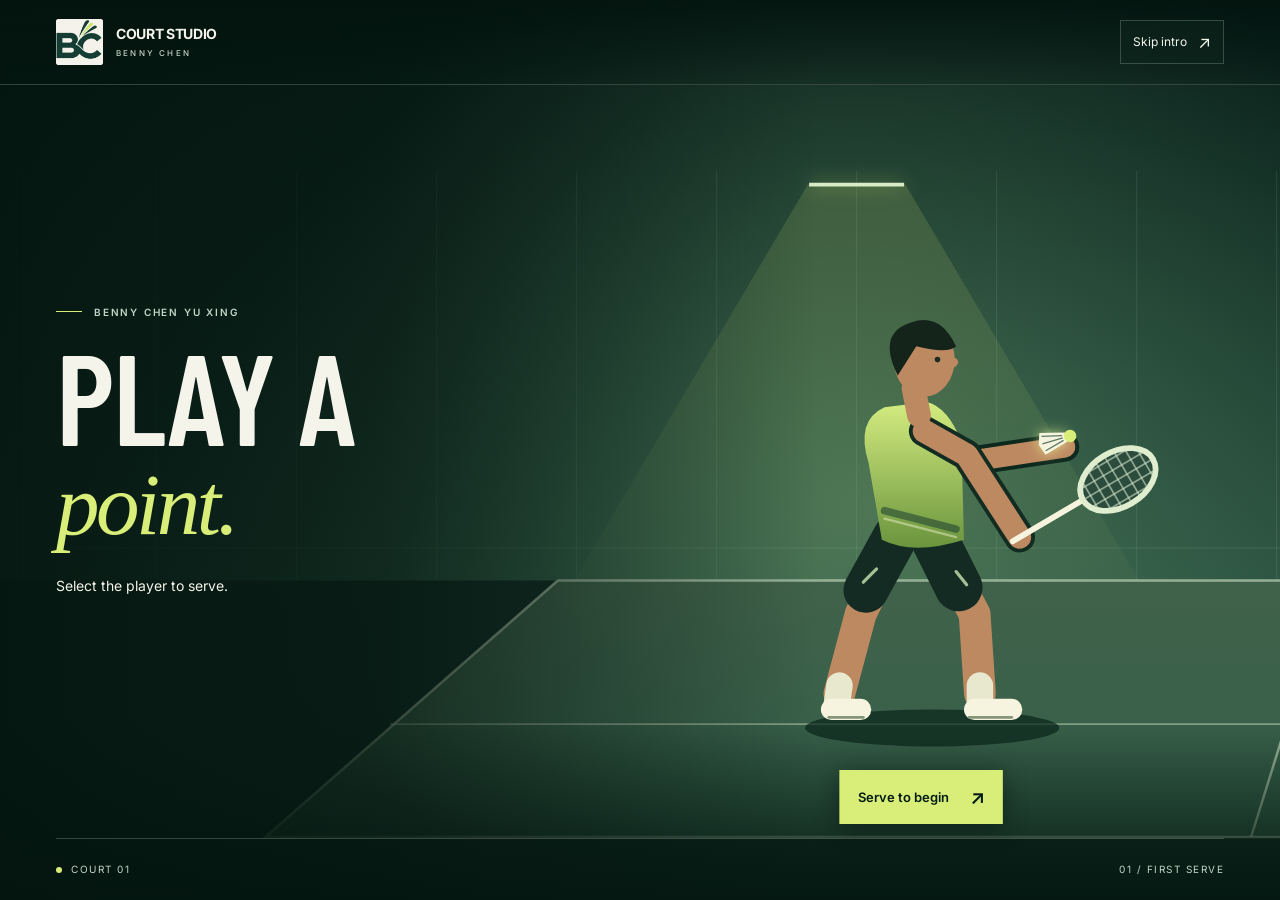
<file: index.html>
<!DOCTYPE html>
<html lang="en" class="court-tour">
<head>
  <meta charset="UTF-8">
  <meta name="viewport" content="width=device-width, initial-scale=1">
  <meta name="theme-color" content="#15352e">
  <meta name="description" content="Meet Benny Chen Yu Xing, an Information Technology (Full Stack) student at Republic Polytechnic with an interest in UI/UX and visual design. Welcome to Court Studio.">
  <title>Benny Chen | Court Studio</title>
  <link rel="icon" href="favicon.svg" type="image/svg+xml">
  <link rel="preconnect" href="https://fonts.googleapis.com">
  <link rel="preconnect" href="https://fonts.gstatic.com" crossorigin>
  <link href="https://fonts.googleapis.com/css2?family=Barlow+Condensed:wght@500;600;700&family=Inter:wght@400;500;600;700&display=swap" rel="stylesheet">
  <link rel="stylesheet" href="styles.css">
  <link rel="stylesheet" href="portfolio.css?v=app-case-studies">
  <link rel="stylesheet" href="court-scenes.css?v=scroll-tour">
  <link rel="stylesheet" href="rally-home.css?v=play-the-rally">
  <script src="main.js?v=20261027-projects" defer></script>
  <script src="court-scenes.js?v=scroll-tour" defer></script>
  <script src="rally-home.js?v=play-the-rally" defer></script>
  <script src="court-tour.js?v=play-the-rally" defer></script>
</head>
<body class="rally-page scene-page">
  <a class="skip-link" href="#profile-title" data-rally-skip-link>Skip to content</a>

  <header class="site-header rally-header">
    <div class="container header-inner">
      <a class="brand" href="#home" aria-label="Court Studio, home">
        <span class="logo-crop"><img src="benny-chen-logo.png" alt="" width="1536" height="1024"></span>
        <span class="brand-name">COURT STUDIO<span>BENNY CHEN</span></span>
      </a>
      <button class="rally-skip" type="button" data-rally-skip hidden>Skip intro <span aria-hidden="true">↗</span></button>
      <button class="menu-toggle" type="button" aria-expanded="false" aria-controls="primary-nav">
        <span class="menu-label">Menu</span><span class="menu-icon" aria-hidden="true"></span>
      </button>
      <nav class="primary-nav" id="primary-nav" aria-label="Main navigation" data-tour-nav>
        <a href="#home" aria-current="location">Home</a>
        <a href="#work">Portfolio</a>
        <a href="#about">About</a>
        <a class="nav-contact" href="#contact">Let’s talk <span aria-hidden="true">↗</span></a>
      </nav>
    </div>
  </header>

  <main id="main">
    <section class="rally-hero" id="home" data-court-scene data-rally-hero aria-label="Court Studio badminton court" tabindex="-1">
      <canvas data-rally-court aria-hidden="true" hidden></canvas>
      <div class="container rally-inner">
        <div class="rally-copy rally-opening" data-rally-opening hidden>
          <p class="eyebrow rally-kicker"><span aria-hidden="true"></span> BENNY CHEN YU XING</p>
          <h1>PLAY A<span>point.</span></h1>
          <p class="rally-description">Select the player to serve.</p>
        </div>
        <div class="rally-copy rally-profile" data-rally-profile>
          <p class="eyebrow rally-kicker"><span aria-hidden="true"></span> ABOUT ME</p>
          <h1 id="profile-title" tabindex="-1">HI, I’M<span>Benny.</span></h1>
          <p class="rally-description">I’m an Information Technology (Full Stack) student at Republic Polytechnic with an interest in UI/UX and visual design.</p>
          <p class="rally-hint" data-rally-hint hidden>Click the waiting player to return the shuttle.</p>
          <div class="rally-actions">
            <a class="text-link rally-about-link" href="#work">View portfolio <span aria-hidden="true">↗</span></a>
            <a class="text-link rally-about-link" href="#about">More about me <span aria-hidden="true">↗</span></a>
          </div>
        </div>
        <div class="rally-copy rally-shot-copy" data-rally-shot-copy hidden>
          <p class="eyebrow rally-kicker"><span aria-hidden="true"></span><span data-rally-destination>RALLY / PORTFOLIO</span></p>
          <h2><span data-rally-cue-title>YOUR</span> <em data-rally-cue-accent>shot.</em></h2>
          <p class="rally-description" data-rally-instruction>Click the player to return the shuttle.</p>
        </div>
      </div>
      <button class="rally-serve" type="button" data-rally-serve hidden>
        <span class="rally-serve-label">Serve to begin <span aria-hidden="true">↗</span></span>
      </button>
      <button class="rally-serve rally-return" type="button" data-rally-return hidden>
        <span class="rally-serve-label">Return the shot <span aria-hidden="true">↗</span></span>
      </button>
      <a class="rally-shuttle-target" href="#work" data-rally-shuttle hidden>
        <span class="rally-shuttle-label"><span data-rally-shuttle-text>Open Portfolio</span><span aria-hidden="true">↗</span></span>
      </a>
      <div class="container rally-bottom">
        <p class="rally-court-id"><span aria-hidden="true"></span> COURT 01</p>
        <p class="rally-chapter" data-rally-chapter hidden>01 / FIRST SERVE</p>
        <button type="button" class="rally-replay" data-rally-replay hidden>Replay serve <span aria-hidden="true">↺</span></button>
        <button type="button" class="rally-replay" data-rally-cancel hidden>Back to room <span aria-hidden="true">←</span></button>
      </div>
      <p class="rally-announcement" data-rally-status aria-live="polite"></p>
    </section>

    <div>
      <section id="work" data-court-scene class="room-scene gallery-room" aria-labelledby="portfolio-title" tabindex="-1">
        <div class="container room-frame">
          <div class="room-heading">
            <div>
              <p class="room-kicker"><span>02</span> PORTFOLIO / COURT STUDIO</p>
              <h2 id="portfolio-title">THE <em>gallery.</em></h2>
            </div>
            <div class="room-heading-guide">
              <p class="room-intro">Choose a project poster to see what I built, the tools I used, and my part in the work.</p>
              <a class="room-rally-link" href="#about" data-rally-next><span>Next shot</span> Play to About <span aria-hidden="true">↗</span></a>
            </div>
          </div>
          <div class="gallery-board" data-gallery>
            <aside class="gallery-picker" aria-label="Project selection" data-gallery-picker hidden>
              <div class="gallery-picker-head"><h3>Project lineup</h3><span aria-hidden="true">01–04</span></div>
              <div class="room-pills gallery-filters" role="group" aria-label="Filter projects by category">
                <button type="button" data-gallery-filter="all" aria-pressed="true" aria-controls="portfolio-grid">All</button>
                <button type="button" data-gallery-filter="development" aria-pressed="false" aria-controls="portfolio-grid">Development</button>
                <button type="button" data-gallery-filter="design" aria-pressed="false" aria-controls="portfolio-grid">UI/UX &amp; design</button>
              </div>
              <div class="poster-grid" role="group" aria-label="Project posters">
                <button type="button" class="project-poster poster-study" data-poster="project-study" aria-controls="project-study" aria-pressed="true">
                  <span class="poster-art" aria-hidden="true"><span>01</span><svg viewBox="0 0 120 65" fill="none"><rect x="32" y="12" width="56" height="43" rx="3"/><path d="M32 23h56m-43-16v10M75 7v10M44 34h6m8 0h6m8 0h6M44 43h6m8 0h6m8 0h6"/></svg></span>
                  <span class="poster-caption">Study Session Tracker</span>
                </button>
                <button type="button" class="project-poster poster-lawn" data-poster="project-lawn" aria-controls="project-lawn" aria-pressed="false">
                  <span class="poster-art" aria-hidden="true"><span>02</span><svg viewBox="0 0 120 65" fill="none"><path d="M25 20l23-9 25 9 23-9v34l-23 9-25-9-23 9zM48 12v32m25-24v34"/><path d="M69 33c0 6-9 13-9 13s-9-7-9-13a9 9 0 1 1 18 0z"/><circle cx="60" cy="32" r="2.5"/></svg></span>
                  <span class="poster-caption">Lawn &amp; Found</span>
                </button>
                <button type="button" class="project-poster poster-share" data-poster="project-share" aria-controls="project-share" aria-pressed="false">
                  <span class="poster-art" aria-hidden="true"><span>03</span><svg viewBox="0 0 120 65" fill="none"><circle cx="61" cy="33" r="21"/><circle cx="61" cy="33" r="14"/><path d="M31 13v38m-5-38v13c0 4 10 4 10 0V13m61 38V13c-7 5-9 14-9 22h9M56 33l4 4 7-8"/></svg></span>
                  <span class="poster-caption">SharePlate</span>
                </button>
                <button type="button" class="project-poster poster-court" data-poster="project-court" aria-controls="project-court" aria-pressed="false">
                  <span class="poster-art" aria-hidden="true"><span>04</span><svg viewBox="0 0 120 65" fill="none"><path d="M37 12h47l11 42H25zM61 12v42M31 34h58m-52-6h47m-48 12h49"/><path d="m70 17-7 10 3 4 11-6zm-7 10-5 5 3 4 5-5"/></svg></span>
                  <span class="poster-caption">Court Studio</span>
                </button>
              </div>
            </aside>
            <div class="gallery-screen">
              <div class="gallery-display-label"><span><i aria-hidden="true"></i> PROJECT SHOWCASE</span><p data-gallery-status role="status" aria-live="polite">Selected work</p></div>
              <div class="portfolio-grid" id="portfolio-grid">
                <article class="work-card work-card-featured coursework-card" id="project-study" data-work-card data-category="development" aria-labelledby="study-card-title">
                  <div class="work-card-art coursework-art study-art" role="img" aria-label="Feature map for Study Session Tracker: add, view, edit and delete study session records">
                    <div class="work-art-label"><span>STUDY SESSION TRACKER</span><span>FEATURE MAP / 01</span></div>
                    <div class="study-map" aria-hidden="true">
                      <span class="map-kicker">STUDY SESSIONS</span>
                      <strong>A little more<br><em>structure.</em></strong>
                      <div class="crud-grid"><span><i>01</i>ADD</span><span><i>02</i>VIEW</span><span><i>03</i>EDIT</span><span><i>04</i>DELETE</span></div>
                      <div class="map-connection"><span></span><p>EXPRESS ROUTES <b>↔</b> EJS TEMPLATES</p></div>
                    </div>
                    <div class="work-art-footer"><span>INDIVIDUAL WEB APPLICATION</span><span>NODE.JS / EJS / BOOTSTRAP</span></div>
                  </div>
                  <div class="work-card-copy">
                    <div class="work-card-meta"><p class="eyebrow">01 / APPLICATION DEVELOPMENT</p><span class="project-status">INDIVIDUAL PROJECT</span></div>
                    <h3 id="study-card-title">Study Session Tracker</h3>
                    <p class="work-card-type">A web app for organising study sessions</p>
                    <p>I built a study session manager with the ability to add, view, edit and delete records. Express routes and EJS templates display session information, with responsive layouts styled in Bootstrap.</p>
                    <ul class="tags" aria-label="Study Session Tracker technologies"><li>Node.js</li><li>Express.js</li><li>EJS</li><li>JavaScript</li><li>HTML</li><li>Bootstrap</li></ul>
                    <div class="work-card-actions">
                      <button class="text-link" type="button" data-open-project="study-session-case">Read case study <span aria-hidden="true">↗</span></button>
                      <a class="text-link" href="https://study-session-tracker-mo2n.onrender.com/" target="_blank" rel="noopener noreferrer" aria-label="Open live app for Study Session Tracker (opens in a new tab)">Open live app <span aria-hidden="true">↗</span></a>
                      <a class="text-link" href="https://github.com/25032311-BennyChen/study-session-tracker" target="_blank" rel="noopener noreferrer" aria-label="Source on GitHub for Study Session Tracker (opens in a new tab)">Source on GitHub <span aria-hidden="true">↗</span></a>
                    </div>
                  </div>
                </article>
                <article class="work-card work-card-standard coursework-card" id="project-lawn" data-work-card data-category="development" aria-labelledby="lawn-card-title">
                  <div class="work-card-art coursework-art lost-found-art" role="img" aria-label="Feature map for Lawn and Found: lost and found reports, notifications and owner verification">
                    <div class="work-art-label"><span>LAWN &amp; FOUND</span><span>FEATURE MAP / 02</span></div>
                    <div class="lost-found-map" aria-hidden="true"><span class="map-kicker">CAMPUS LOST &amp; FOUND</span><strong>Lost.<br><em>Found.</em></strong><div class="report-flow"><span>REPORT</span><i>→</i><span>NOTIFY</span><i>→</i><span>RECOVER</span></div><p>REPORTS + MESSAGES + OWNER CHECKS</p></div>
                    <div class="work-art-footer"><span>GROUP WEB APPLICATION</span><span>MYSQL / AZURE</span></div>
                  </div>
                  <div class="work-card-copy">
                    <div class="work-card-meta"><p class="eyebrow">02 / APPLICATION DEVELOPMENT</p><span class="project-status">GROUP PROJECT</span></div>
                    <h3 id="lawn-card-title">Lawn &amp; Found</h3>
                    <p class="work-card-type">A campus lost-and-found application</p>
                    <p>I built report creation and viewing with Express, EJS and MySQL. I also helped integrate and test the team’s found-item alerts and recovery workflow.</p>
                    <ul class="tags" aria-label="Lawn and Found technologies"><li>Node.js</li><li>Express.js</li><li>EJS</li><li>JavaScript</li><li>MySQL (Azure)</li><li>HTML</li></ul>
                    <div class="work-card-actions"><button class="text-link" type="button" data-open-project="lawn-found-case">Read case study <span aria-hidden="true">↗</span></button><a class="text-link" href="https://github.com/xavlkh/Lawn-n-Found" target="_blank" rel="noopener noreferrer" aria-label="Source on GitHub for Lawn &amp; Found (opens in a new tab)">Source on GitHub <span aria-hidden="true">↗</span></a></div>
                  </div>
                </article>
                <article class="work-card work-card-standard coursework-card" id="project-share" data-work-card data-category="development" aria-labelledby="shareplate-card-title">
                  <div class="work-card-art coursework-art shareplate-art" role="img" aria-label="Feature map for SharePlate: donation APIs, data validation and Jenkins security scans with Trivy">
                    <div class="work-art-label"><span>SHAREPLATE</span><span>FEATURE MAP / 03</span></div>
                    <div class="donation-map" aria-hidden="true"><span class="map-kicker">FOOD DONATIONS</span><strong>SharePlate<span>+</span></strong><div class="api-lines"><span><b>GET</b> /api/donations</span><span><b>POST</b> /api/donations</span></div><div class="pipeline-flow"><span>JENKINS</span><i>→</i><span>TRIVY SCANS</span></div></div>
                    <div class="work-art-footer"><span>GROUP WEB APPLICATION</span><span>DATA / APIS / DEVSECOPS</span></div>
                  </div>
                  <div class="work-card-copy">
                    <div class="work-card-meta"><p class="eyebrow">03 / APPLICATION DEVELOPMENT</p><span class="project-status">GROUP PROJECT</span></div>
                    <h3 id="shareplate-card-title">SharePlate</h3>
                    <p class="work-card-type">A food-donation web application</p>
                    <p>I built the donation form, recent donations list and API, with validation in React and Express. I also integrated Trivy scans into the Jenkins pipeline.</p>
                    <ul class="tags" aria-label="Selected SharePlate technologies"><li>React</li><li>Express.js</li><li>MongoDB Atlas</li><li>Mongoose</li><li>Jenkins</li><li>Trivy</li><li>Docker</li></ul>
                    <div class="work-card-actions"><button class="text-link" type="button" data-open-project="shareplate-case">Read case study <span aria-hidden="true">↗</span></button><a class="text-link" href="https://github.com/25039766-AmirBak/C270-DevOps-FinalProject" target="_blank" rel="noopener noreferrer" aria-label="Source on GitHub for SharePlate (opens in a new tab)">Source on GitHub <span aria-hidden="true">↗</span></a></div>
                  </div>
                </article>
                <article class="work-card work-card-featured" id="project-court" data-work-card data-category="development" aria-labelledby="court-card-title">
                  <div class="work-card-art website-art" role="img" aria-label="A stylised preview of the Court Studio homepage with the Play a point headline and badminton court artwork">
                    <div class="work-art-label"><span>PERSONAL PORTFOLIO</span><span>04 / WEB DEVELOPMENT</span></div>
                    <div class="browser-preview" aria-hidden="true"><div class="browser-preview-bar"><span class="browser-dots"><i></i><i></i><i></i></span><span>court-studio / home</span><span>↗</span></div><div class="mini-page"><div class="mini-nav"><strong>COURT STUDIO</strong><span>HOME&nbsp;&nbsp; WORK&nbsp;&nbsp; ABOUT</span></div><div class="mini-hero"><div><strong>PLAY A</strong><em>point.</em><span class="mini-copy"></span><span class="mini-copy short"></span><span class="mini-button">SERVE TO BEGIN ↗</span></div><div class="mini-court"><span class="mini-court-line"></span><svg viewBox="0 0 150 200" fill="none"><path d="M40 128 12 32Q68 7 133 25L88 141Z" fill="#D9EE78"/><path d="m40 128-6-104m23 110L63 17m9 119 24-117m-9 120 35-117M30 88l72 9" stroke="#15352E" stroke-width="1.2"/><path d="m40 128 48 13-8 29c-4 15-17 22-30 18s-21-17-17-30Z" fill="#F5F4EB"/><path d="m38 136 47 13" stroke="#15352E" stroke-width="2"/></svg></div></div><div class="mini-footer">FULL STACK DEVELOPMENT × UI/UX & VISUAL DESIGN</div></div></div>
                    <div class="work-art-footer"><span>BUILT WITH CURIOSITY.</span><span>HTML / CSS / JAVASCRIPT</span></div>
                  </div>
                  <div class="work-card-copy"><div class="work-card-meta"><p class="eyebrow">04 / APPLICATION DEVELOPMENT</p><span class="project-status"><span aria-hidden="true"></span> IN PROGRESS</span></div><h3 id="court-card-title">Court Studio</h3><p class="work-card-type">Personal portfolio website</p><p>My portfolio brings together full stack development, UI/UX and my interest in badminton. An animated serve on the homepage opens the portfolio.</p><ul class="tags" aria-label="Technologies used"><li>HTML</li><li>CSS</li><li>JavaScript</li><li>Responsive design</li></ul><button class="text-link" type="button" data-open-project="court-studio-case">Read case study <span aria-hidden="true">↗</span></button></div>
                </article>
                <div class="portfolio-empty" data-gallery-empty hidden><span class="eyebrow">UI/UX &amp; VISUAL DESIGN</span><h3>Projects coming soon.</h3><p>I’ll add design work here as I develop it.</p><button class="button button-dark" type="button" data-gallery-reset>Show all projects <span aria-hidden="true">↗</span></button></div>
              </div>
              <noscript><p class="portfolio-note">All projects are shown. Enable JavaScript to use the poster selector and case studies.</p></noscript>
            </div>
          </div>
          <nav class="room-links" aria-label="From the gallery"><a href="#home"><span aria-hidden="true">←</span> Back to court</a><a href="#about" data-rally-next>Next shot · About <span aria-hidden="true">↗</span></a></nav>
        </div>
      </section>

      <section id="about" data-court-scene class="room-scene locker-room" aria-labelledby="about-title" tabindex="-1" data-locker-scene>
        <div class="container room-frame">
          <div class="room-heading">
            <div>
              <p class="room-kicker"><span>03</span> ABOUT / COURT STUDIO</p>
              <h2 id="about-title">MEET <em>Benny.</em></h2>
            </div>
            <div class="room-heading-guide">
              <p class="room-intro">Open a locker tab to explore what I study, how I practise, and what I’ve achieved.</p>
              <a class="room-rally-link" href="#contact" data-rally-next><span>Next shot</span> Play to Contact <span aria-hidden="true">↗</span></a>
            </div>
          </div>

          <div class="locker-layout">
            <figure class="locker-display" aria-label="Court Studio locker with a badminton jersey and racket">
              <div class="locker-display-top"><span>PLAYER LOCKER</span><span>BC / 03</span></div>
              <svg class="jersey-art" viewBox="0 0 430 320" fill="none" aria-hidden="true">
                <defs>
                  <linearGradient id="locker-wall" x1="54" y1="38" x2="373" y2="297" gradientUnits="userSpaceOnUse"><stop stop-color="#2B5544"/><stop offset="1" stop-color="#0D281E"/></linearGradient>
                  <linearGradient id="jersey-light" x1="136" y1="80" x2="275" y2="288" gradientUnits="userSpaceOnUse"><stop stop-color="#E2F493"/><stop offset=".52" stop-color="#B3D467"/><stop offset="1" stop-color="#789A4B"/></linearGradient>
                  <pattern id="locker-mesh" width="6" height="6" patternUnits="userSpaceOnUse"><path d="M0 0h6v6" stroke="#D5E4BF" stroke-opacity=".55" stroke-width=".7"/></pattern>
                </defs>
                <path d="M49 30h332v260H49z" fill="url(#locker-wall)" stroke="#7AA487" stroke-opacity=".55"/>
                <path d="M49 30l35 22h262l35-22M49 290l35-26h262l35 26M84 52v212m262-212v212" stroke="#9AC09F" stroke-opacity=".45"/>
                <path d="M109 53v210m36-210v210m36-210v210m36-210v210m36-210v210m36-210v210m36-210v210" stroke="#AACAB1" stroke-opacity=".12"/>
                <path d="M105 53h220" stroke="#BDDBB0" stroke-width="4"/>
                <path d="M113 60h203l27 178H85z" fill="#D9EE78" fill-opacity=".075"/>
                <g transform="rotate(20 335 201)">
                  <ellipse cx="334" cy="151" rx="21" ry="30" fill="url(#locker-mesh)" stroke="#DAE6CC" stroke-width="3"/>
                  <path d="M334 182v76" stroke="#CFDEC3" stroke-width="3"/>
                  <path d="M334 232v29" stroke="#C5DD70" stroke-width="8" stroke-linecap="round"/>
                  <path d="m331 240 6-2m-6 7 6-2m-6 7 6-2" stroke="#244734"/>
                </g>
                <g class="locker-entrance"><g class="locker-jersey">
                  <path d="M210 61c0-8 12-11 16-5 4 7-7 10-7 17v5l-59 29h119l-60-29" stroke="#DCE6C9" stroke-width="3" stroke-linejoin="round"/>
                  <path d="M174 95l-43 19-24 42 33 17 15-22v110c45 11 85 11 127 0V151l16 22 33-17-24-42-43-19c-7 17-22 25-45 25-22 0-39-9-45-25Z" transform="translate(4 6)" fill="#061B13" fill-opacity=".55"/>
                  <path d="M174 95l-43 19-24 42 33 17 15-22v110c45 11 85 11 127 0V151l16 22 33-17-24-42-43-19c-7 17-22 25-45 25-22 0-39-9-45-25Z" fill="url(#jersey-light)" stroke="#EAF5BA" stroke-width="1.5" stroke-linejoin="round"/>
                  <path d="M115 143l32 17-7 13-33-17zm176 17 32-17 8 13-33 17z" fill="#224D34"/>
                  <path d="M172 98c9 17 25 26 47 26 23 0 39-9 46-26M155 251c40 11 87 11 127 0" stroke="#305B3D" stroke-width="5"/>
                  <path d="M159 222c39-1 78-14 120-32v15c-41 17-83 31-120 31z" fill="#315B3E" fill-opacity=".65"/>
                  <text x="219" y="186" text-anchor="middle" font-family="Arial, sans-serif" font-size="46" font-weight="bold" fill="#16352B">BC</text>
                  <text x="219" y="203" text-anchor="middle" font-family="Arial, sans-serif" font-size="8.5" letter-spacing="2.2" fill="#16352B">COURT STUDIO</text>
                </g></g>
                <path d="M49 290h332v9H49z" fill="#18382A" stroke="#7AA487" stroke-opacity=".55"/>
                <path d="M75 279h38m217 0h24" stroke="#A1C1A4" stroke-opacity=".4"/>
              </svg>
              <figcaption><span>BENNY CHEN YU XING</span><span data-locker-plate>PROFILE</span></figcaption>
            </figure>

            <div class="locker-console" data-locker>
              <div class="locker-tabs room-pills" role="tablist" aria-label="About Benny" data-locker-tabs hidden>
                <button type="button" role="tab" id="tab-profile" aria-selected="true" aria-controls="education">Profile</button>
                <button type="button" role="tab" id="tab-toolkit" aria-selected="false" aria-controls="skills" tabindex="-1">Toolkit</button>
                <button type="button" role="tab" id="tab-off-court" aria-selected="false" aria-controls="beyond-code" tabindex="-1">Off court</button>
                <button type="button" role="tab" id="tab-honours" aria-selected="false" aria-controls="achievements" tabindex="-1">Honours</button>
              </div>

              <section class="locker-panel" id="education" data-locker-panel aria-labelledby="education-title">
                <p class="room-index">01 / PROFILE</p>
                <h3 id="education-title">A little about me.</h3>
                <p class="locker-lead">I’m Benny Chen Yu Xing, an IT student at Republic Polytechnic. I like seeing how a thoughtful design becomes a working experience.</p>
                <dl class="locker-facts">
                  <div><dt>Studying</dt><dd>Diploma in Information Technology (Full Stack)</dd></div>
                  <div><dt>Exploring</dt><dd>Web development, UI/UX and visual design</dd></div>
                  <div><dt>Looking for</dt><dd>An internship where I can contribute and learn through real projects</dd></div>
                </dl>
                <a class="button button-dark" href="#work">Explore my work <span aria-hidden="true">↗</span></a>
              </section>

              <section class="locker-panel" id="skills" data-locker-panel aria-labelledby="skills-title">
                <p class="room-index">02 / TOOLKIT</p>
                <h3 id="skills-title">What I work with.</h3>
                <p class="locker-lead">Tools I’ve used in my studies and coursework, alongside the design interests I’m developing.</p>
                <div class="toolkit-stack">
                  <div><h4>Front end</h4><ul class="toolkit-tags" aria-label="Frontend tools"><li>HTML</li><li>CSS</li><li>JavaScript</li></ul></div>
                  <div><h4>Server side</h4><ul class="toolkit-tags" aria-label="Server-side tools"><li>Node.js</li><li>Express</li><li>EJS</li></ul></div>
                  <div><h4>Design interests</h4><ul class="toolkit-tags" aria-label="Design interests"><li>UI/UX</li><li>Visual design</li></ul></div>
                </div>
              </section>

              <section class="locker-panel" id="beyond-code" data-locker-panel aria-labelledby="interest-title">
                <p class="room-index">03 / OFF COURT</p>
                <h3 id="interest-title">A different kind of practice.</h3>
                <p class="locker-lead">Badminton is the personal inspiration behind Court Studio. “Court” comes from the sport. “Studio” is a place to explore, make things and improve.</p>
                <p>I like learning from each attempt and making the next one better. I bring that mindset to design and development, too.</p>
                <ol class="locker-practice" id="approach"><li>Understand who the project is for and what they need.</li><li>Explore the layout and build a working version.</li><li>Test it and refine it with feedback.</li></ol>
                <a class="text-link" href="#home">See the opening serve <span aria-hidden="true">↗</span></a>
              </section>

              <section class="locker-panel" id="achievements" data-locker-panel aria-labelledby="achievements-title">
                <p class="room-index">04 / HONOURS</p>
                <h3 id="achievements-title">On the honour roll.</h3>
                <p class="locker-lead">Recognised on the Director’s Roll of Honour in three semesters at Republic Polytechnic.</p>
                <div class="award-book" data-award-book>
                  <div class="room-pills award-picker" role="group" aria-label="Choose an award semester" data-award-picker hidden>
                    <button type="button" data-award-select="award-2026-1" aria-controls="award-2026-1" aria-pressed="true">AY2026 · Sem 1</button>
                    <button type="button" data-award-select="award-2025-2" aria-controls="award-2025-2" aria-pressed="false">AY2025 · Sem 2</button>
                    <button type="button" data-award-select="award-2025-1" aria-controls="award-2025-1" aria-pressed="false">AY2025 · Sem 1</button>
                  </div>
                  <article class="award-entry" id="award-2026-1" data-award-entry aria-labelledby="award-01-title">
                    <a class="award-image" href="director-roll-honour-2026-sem-1.pdf" target="_blank" rel="noopener noreferrer" aria-label="View AY2026 Semester 1 certificate (PDF)"><img src="director-roll-honour-2026-sem-1.jpg" alt="Director’s Roll of Honour certificate" width="849" height="1200" loading="lazy"></a>
                    <div><p class="room-index">AY2026 / SEMESTER 1</p><h4 id="award-01-title">Director’s Roll of Honour</h4><p>Republic Polytechnic</p><a class="text-link" href="director-roll-honour-2026-sem-1.pdf" target="_blank" rel="noopener noreferrer">View certificate <span aria-hidden="true">↗</span></a></div>
                  </article>
                  <article class="award-entry" id="award-2025-2" data-award-entry aria-labelledby="award-02-title">
                    <a class="award-image" href="director-roll-honour-2025-sem-2.pdf" target="_blank" rel="noopener noreferrer" aria-label="View AY2025 Semester 2 certificate (PDF)"><img src="director-roll-honour-2025-sem-2.jpg" alt="Director’s Roll of Honour certificate" width="849" height="1200" loading="lazy"></a>
                    <div><p class="room-index">AY2025 / SEMESTER 2</p><h4 id="award-02-title">Director’s Roll of Honour</h4><p>Republic Polytechnic</p><a class="text-link" href="director-roll-honour-2025-sem-2.pdf" target="_blank" rel="noopener noreferrer">View certificate <span aria-hidden="true">↗</span></a></div>
                  </article>
                  <article class="award-entry" id="award-2025-1" data-award-entry aria-labelledby="award-03-title">
                    <a class="award-image" href="director-roll-honour-2025-sem-1.pdf" target="_blank" rel="noopener noreferrer" aria-label="View AY2025 Semester 1 certificate (PDF)"><img src="director-roll-honour-2025-sem-1.jpg" alt="Director’s Roll of Honour certificate" width="849" height="1200" loading="lazy"></a>
                    <div><p class="room-index">AY2025 / SEMESTER 1</p><h4 id="award-03-title">Director’s Roll of Honour</h4><p>Republic Polytechnic</p><a class="text-link" href="director-roll-honour-2025-sem-1.pdf" target="_blank" rel="noopener noreferrer">View certificate <span aria-hidden="true">↗</span></a></div>
                  </article>
                </div>
                <p class="locker-note" id="certifications">Skills certifications will appear here as I complete them.</p>
              </section>
            </div>
          </div>

          <nav class="room-links" aria-label="From the locker"><a href="#work"><span aria-hidden="true">←</span> Back to the gallery</a><a href="#contact" data-rally-next>Next shot · Contact <span aria-hidden="true">↗</span></a></nav>
        </div>
      </section>

      <section id="contact" data-court-scene class="room-scene contact-room" aria-labelledby="contact-title" tabindex="-1" data-contact-room data-topic="internship">
        <div class="container room-frame">
          <div class="contact-room-layout">
            <div class="contact-court">
              <div class="room-heading">
                <div>
                  <p class="room-kicker"><span>04</span> CONTACT / COURT STUDIO</p>
                  <h2 id="contact-title">YOUR <em>turn.</em></h2>
                </div>
                <p class="room-intro">I’m Benny Chen Yu Xing, a Full Stack IT student at Republic Polytechnic. I’d love to learn about internship opportunities and hear what you think of my work.</p>
              </div>
              <svg class="contact-flight-art" viewBox="0 0 540 290" fill="none" aria-hidden="true">
                <defs>
                  <linearGradient id="contact-court-fill" x1="271" y1="132" x2="271" y2="284" gradientUnits="userSpaceOnUse"><stop stop-color="#437658"/><stop offset="1" stop-color="#19372D"/></linearGradient>
                  <linearGradient id="contact-shuttle-fill" x1="29" y1="28" x2="136" y2="123" gradientUnits="userSpaceOnUse"><stop stop-color="#F3F4CE"/><stop offset="1" stop-color="#C2DC68"/></linearGradient>
                </defs>
                <path d="M122 147h295l100 126H20z" fill="url(#contact-court-fill)" stroke="#B5D1AA" stroke-opacity=".75"/>
                <path d="M96 178h347M65 217h410M270 147v126M153 147l-72 126m305-126 73 126" stroke="#B5D1AA" stroke-opacity=".6"/>
                <path d="M169 108h204v70H169z" fill="#19372D" fill-opacity=".85" stroke="#B5D1AA" stroke-opacity=".8"/>
                <path d="M169 124h204m-204 18h204m-204 18h204m-184-51v69m21-69v69m20-69v69m21-69v69m20-69v69m21-69v69m20-69v69m21-69v69m20-69v69" stroke="#B5D1AA" stroke-opacity=".28"/>
                <path d="M169 109h204" stroke="#DFE7C9" stroke-width="2.5"/>
                <path class="contact-arc arc-internship" d="M83 155c47-61 135-101 208-92" stroke="#D8F381" stroke-width="2" stroke-dasharray="5 7" stroke-linecap="round"/>
                <path class="contact-arc arc-project" d="M107 159c84-74 171-107 251-106" stroke="#D8F381" stroke-width="2" stroke-dasharray="5 7" stroke-linecap="round"/>
                <path class="contact-arc arc-feedback" d="M108 149c65-56 133-90 225-59" stroke="#D8F381" stroke-width="2" stroke-dasharray="5 7" stroke-linecap="round"/>
                <g class="contact-shuttle"><g class="contact-shuttle-entrance">
                  <g transform="translate(244 4) rotate(-23 75 72)">
                    <path d="M31 22c33-8 59-5 88 9l-20 72-40 1z" fill="url(#contact-shuttle-fill)" stroke="#EAF0BA" stroke-width="2"/>
                    <path d="m43 21 24 82m-9-85 17 85m1-84 7 84m11-80-4 80m17-76-10 76M43 56l67 10M51 78l53 6" stroke="#3A613B" stroke-opacity=".85" stroke-width="1.5"/>
                    <path d="M59 101h40l3 16a22 22 0 0 1-44 0z" fill="#F1F0DB"/>
                    <path d="M59 104h41v5H58z" fill="#2C543B"/>
                  </g>
                </g></g>
                <circle cx="83" cy="155" r="4" fill="#D9EE78"/>
                <path d="M27 267h37m415 0h32" stroke="#D9EE78" stroke-opacity=".8" stroke-width="2"/>
              </svg>
              <p class="contact-court-note"><span aria-hidden="true"></span> OPEN TO INTERNSHIP OPPORTUNITIES</p>
            </div>

            <section class="contact-console" id="contact-details" aria-labelledby="message-heading">
              <div class="contact-console-top"><p class="room-index">MESSAGE STATION</p><span aria-hidden="true">↗</span></div>
              <h3 id="message-heading">Start a conversation.</h3>
              <div data-contact-composer hidden>
                <p class="contact-console-lead">Pick a topic, make the draft yours, then copy it.</p>
                <fieldset class="draft-topics">
                  <legend>What’s on your mind?</legend>
                  <div class="draft-topic-options">
                    <label><input type="radio" name="draft-topic" value="internship" checked><span>Internship</span></label>
                    <label><input type="radio" name="draft-topic" value="project"><span>Project question</span></label>
                    <label><input type="radio" name="draft-topic" value="feedback"><span>Portfolio feedback</span></label>
                  </div>
                </fieldset>
                <label class="draft-label" for="draft-message">Your message draft</label>
                <textarea id="draft-message" data-draft-message rows="6" aria-describedby="draft-hint"></textarea>
                <p class="draft-hint" id="draft-hint" data-draft-hint></p>
                <div class="draft-actions"><button class="button button-dark" type="button" data-copy-draft>Copy draft <span aria-hidden="true">↗</span></button><p data-draft-status role="status" aria-live="polite"></p></div>
              </div>
              <div class="contact-channel" id="email-contact">
                <a href="https://github.com/25032311-BennyChen" target="_blank" rel="noopener noreferrer"><span><strong>Find me on GitHub</strong><small>25032311-BennyChen</small></span><span aria-hidden="true">↗</span></a>
                <p>Email address to be added.</p>
              </div>
            </section>
          </div>

          <section class="room-faq" aria-labelledby="questions-title">
            <h3 id="questions-title">Before we connect.</h3>
            <details><summary>What should I include in my message?</summary><p>A quick introduction and a few details about the opportunity or project are a great starting point. For an internship, include the team, role and relevant dates.</p></details>
            <details><summary>Where can I see your work and skills?</summary><p>Explore my <a href="#work">Portfolio</a> for project case studies or <a href="#skills">Toolkit</a> for the tools I’ve used.</p></details>
          </section>
          <nav class="room-links" aria-label="From the message station"><a href="#about"><span aria-hidden="true">←</span> Back to About</a><a href="#home" data-rally-next>Play back to court <span aria-hidden="true">↗</span></a></nav>
        </div>
      </section>
    </div>
  </main>

  <footer class="site-footer container" data-rally-footer><a class="footer-wordmark" href="#home" aria-label="Court Studio, home">COURT STUDIO<span aria-hidden="true">↗</span></a><div class="footer-bottom"><p>© <span data-year>2026</span> Benny Chen Yu Xing</p><p>BUILT WITH CURIOSITY. REFINED WITH PRACTICE.</p><a href="#home" data-room-top>Back to top <span aria-hidden="true">↑</span></a></div></footer>

  <dialog class="project-dialog portfolio-dialog coursework-dialog" id="study-session-case" aria-labelledby="study-case-title">
    <div class="case-toolbar"><button class="dialog-close" type="button" data-close-project aria-label="Close project details">Close <span aria-hidden="true">×</span></button></div>
    <div class="dialog-content">
      <p class="eyebrow">01 / APPLICATION DEVELOPMENT / INDIVIDUAL PROJECT</p>
      <h2 id="study-case-title">Study Session Tracker</h2>
      <p class="lead">A web app for logging study time and reviewing how productive each session felt.</p>
      <dl class="case-facts">
        <div><dt>COURSEWORK</dt><dd>C237 CA1 · Individual project</dd></div>
        <div><dt>SKILLS AND STACK</dt><dd>Form handling, CRUD routing and server-rendered views using Node.js, Express, EJS, JavaScript and Bootstrap.</dd></div>
      </dl>
      <div class="case-links case-entry-links">
        <a class="button button-dark" href="https://study-session-tracker-mo2n.onrender.com/" target="_blank" rel="noopener noreferrer" aria-label="Open live app for Study Session Tracker (opens in a new tab)">Open live app <span aria-hidden="true">↗</span></a>
        <a class="text-link" href="https://github.com/25032311-BennyChen/study-session-tracker" target="_blank" rel="noopener noreferrer" aria-label="Source on GitHub for Study Session Tracker (opens in a new tab)">Source on GitHub <span aria-hidden="true">↗</span></a>
      </div>
      <div class="concept-details">
        <section class="case-section">
          <h3>Problem and requirements</h3>
          <p>A student needs a way to look back on what they studied, how much time they spent and how the session went. The assignment called for a multi-page personal tracker with create, view, edit and delete actions. It specified in-memory arrays, GET and POST routes, and a personalised feature. I added a subject filter and a productivity rating.</p>
        </section>
        <section class="case-section">
          <h3>How I built it</h3>
          <ol class="case-bullets">
            <li><strong>Modelled a session.</strong> Each record holds a subject, date, duration, rating and notes. An in-memory JavaScript array stores records during the server session.</li>
            <li><strong>Connected the routes.</strong> Express GET routes render the list, detail and form pages. POST handlers create, update or remove the selected record and redirect to the list.</li>
            <li><strong>Built the views.</strong> EJS fills the list cards and edit form from session data. Bootstrap styles the forms and cards, and the list can be narrowed by subject.</li>
          </ol>
        </section>
        <section class="case-section">
          <h3>App walkthrough</h3>
          <ol class="case-flow" aria-label="Study Session Tracker storyboard"><li>Log a session</li><li>Browse the list</li><li>Open the details</li><li>Edit or remove</li></ol>
          <div class="case-screens">
            <figure><a href="study-add-session.jpg" target="_blank" rel="noopener noreferrer" aria-label="Open the full-size add session screenshot"><img src="study-add-session.jpg" width="1280" height="720" loading="lazy" alt="Study Session Tracker form for subject, date, duration, productivity rating and notes"></a><figcaption>Add a session with a rating and notes.</figcaption></figure>
            <figure><a href="study-sessions.jpg" target="_blank" rel="noopener noreferrer" aria-label="Open the full-size study session list screenshot"><img src="study-sessions.jpg" width="1280" height="720" loading="lazy" alt="The session list with a subject filter and controls to view details, edit and delete records"></a><figcaption>Review records and filter by subject.</figcaption></figure>
          </div>
          <p class="case-note">These screenshots come from the original local app running with sample records. Select an image to open it full size.</p>
        </section>
        <details class="case-comparison">
          <summary>Comparison with similar apps</summary>
          <dl>
            <div><dt>MyStudyLife</dt><dd>Useful for scheduling classes, exams and homework with reminders. Its emphasis is planning ahead. This tracker focuses on reflecting after a session. <a href="https://mystudylife.com/" target="_blank" rel="noopener noreferrer">Planner features</a></dd></div>
            <div><dt>Toggl Track</dt><dd>Useful for timing work or entering past time against projects. The project-based record serves a wider audience. This tracker gives students a dedicated subject, productivity rating and notes on one form. <a href="https://support.toggl.com/en-us/article/creating-a-time-entry-wg8nug/" target="_blank" rel="noopener noreferrer">Time entry guide</a></dd></div>
          </dl>
        </details>
        <section class="case-section">
          <h3>References</h3>
          <p>Coursework brief from C237 Software Application Development CA1. Technical documentation for the implementation is linked below.</p>
          <ul class="case-references"><li><a href="https://expressjs.com/en/guide/routing/" target="_blank" rel="noopener noreferrer">Express routing</a></li><li><a href="https://ejs.co/#docs" target="_blank" rel="noopener noreferrer">EJS templates</a></li><li><a href="https://getbootstrap.com/docs/5.3/forms/overview/" target="_blank" rel="noopener noreferrer">Bootstrap forms</a></li></ul>
        </section>
      </div>
    </div>
  </dialog>
  <dialog class="project-dialog portfolio-dialog coursework-dialog" id="lawn-found-case" aria-labelledby="lawn-case-title">
    <div class="case-toolbar"><button class="dialog-close" type="button" data-close-project aria-label="Close project details">Close <span aria-hidden="true">×</span></button></div>
    <div class="dialog-content">
      <p class="eyebrow">02 / APPLICATION DEVELOPMENT / GROUP PROJECT</p>
      <h2 id="lawn-case-title">Lawn &amp; Found</h2>
      <p class="lead">A campus lost-and-found portal for reporting items, browsing listings and helping owners recover belongings.</p>
      <dl class="case-facts">
        <div><dt>COURSEWORK</dt><dd>C237 CA2 · Team project<br>My role covered report creation and viewing.</dd></div>
        <div><dt>SKILLS AND STACK</dt><dd>Relational queries, form validation, image uploads and session-based permissions using Node.js, Express, EJS and MySQL hosted on Azure.</dd></div>
      </dl>
      <div class="case-links case-entry-links"><a class="button button-dark" href="https://lawn-n-found.onrender.com/" target="_blank" rel="noopener noreferrer">Open live app <span aria-hidden="true">↗</span></a><a class="text-link" href="https://github.com/xavlkh/Lawn-n-Found" target="_blank" rel="noopener noreferrer" aria-label="Source on GitHub for Lawn &amp; Found (opens in a new tab)">Source on GitHub <span aria-hidden="true">↗</span></a></div>
      <div class="concept-details">
        <section class="case-section">
          <h3>Problem and requirements</h3>
          <p>Students needed a shared place to report a missing item, recognise it in a listing and let the owner know when it was found. The team brief required a database-backed app with account access, different user roles and records users could create, read, update and delete. Reports became the main resource.</p>
        </section>
        <section class="case-section">
          <h3>My contribution and development stages</h3>
          <ol class="case-bullets">
            <li><strong>Created reports.</strong> I built the lost and found report form with categories and locations from MySQL. The route checks the submitted values and date, accepts an optional photo and saves the new report as open.</li>
            <li><strong>Displayed the details.</strong> I used SQL joins to show readable category and location names in the report and My Reports views. The EJS detail page adapts the action buttons to the item type, report status and signed-in user.</li>
            <li><strong>Integrated the recovery flow.</strong> I helped connect and test my reporting views with the team’s found-item alerts. A finder can send a message and optional photo. Ownership checks restrict confirmation or dismissal to the report owner, and confirming recovery resolves the report.</li>
          </ol>
        </section>
        <section class="case-section">
          <h3>App walkthrough</h3>
          <ol class="case-flow" aria-label="Lawn and Found storyboard"><li>Post a lost report</li><li>Open the listing</li><li>Finder sends an alert</li><li>Owner confirms recovery</li></ol>
          <div class="case-screens">
            <figure><a href="lawn-report-search.jpg" target="_blank" rel="noopener noreferrer" aria-label="Open the full-size Lawn and Found listing screenshot"><img src="lawn-report-search.jpg" width="1265" height="712" loading="lazy" alt="Lawn and Found public listings narrowed to an open report for a scientific calculator"></a><figcaption>The team’s search view locates an open campus report.</figcaption></figure>
            <figure><a href="lawn-report-detail.jpg" target="_blank" rel="noopener noreferrer" aria-label="Open the full-size Lawn and Found detail screenshot"><img src="lawn-report-detail.jpg" width="1280" height="380" loading="lazy" alt="Scientific Calculator report detail showing lost and open status, description, category and campus location"></a><figcaption>The detail view brings together item and location information.</figcaption></figure>
          </div>
          <p class="case-note">Public views captured from the team’s live app using its sample calculator report.</p>
        </section>
        <details class="case-comparison">
          <summary>Comparison with similar apps</summary>
          <dl>
            <div><dt>iLost</dt><dd>Supports claim approval and return options such as pickup or shipping. The holding organisation decides which options are available. Lawn &amp; Found centres on campus reports and owner confirmation. <a href="https://support.ilost.co/en/articles/341052-what-is-the-process-for-retrieving-my-found-property" target="_blank" rel="noopener noreferrer">iLost return process</a></dd></div>
            <div><dt>MissingX</dt><dd>Connects users to participating lost-property offices across organisations. The office handles matching and return. Our portal supports students posting both lost and found reports within one campus. <a href="https://www.missingx.com/en/" target="_blank" rel="noopener noreferrer">MissingX service</a></dd></div>
          </dl>
        </details>
        <section class="case-section">
          <h3>References</h3>
          <p>Project requirements and contribution records from C237 CA2. The report routes and technical documentation are available below.</p>
          <ul class="case-references"><li><a href="https://github.com/xavlkh/Lawn-n-Found/blob/main/app.js#L776" target="_blank" rel="noopener noreferrer">Report creation route</a></li><li><a href="https://github.com/xavlkh/Lawn-n-Found/blob/main/app.js#L1081" target="_blank" rel="noopener noreferrer">Report viewing routes</a></li><li><a href="https://dev.mysql.com/doc/refman/8.0/en/join.html" target="_blank" rel="noopener noreferrer">MySQL joins</a></li><li><a href="https://ejs.co/#docs" target="_blank" rel="noopener noreferrer">EJS templates</a></li></ul>
        </section>
      </div>
    </div>
  </dialog>
  <dialog class="project-dialog portfolio-dialog coursework-dialog" id="shareplate-case" aria-labelledby="shareplate-case-title">
    <div class="case-toolbar"><button class="dialog-close" type="button" data-close-project aria-label="Close project details">Close <span aria-hidden="true">×</span></button></div>
    <div class="dialog-content">
      <p class="eyebrow">03 / APPLICATION DEVELOPMENT / GROUP PROJECT</p>
      <h2 id="shareplate-case-title">SharePlate</h2>
      <p class="lead">A team web app for coordinating surplus-food donations. My feature lets donors post food and see their submissions in a recent donations list.</p>
      <dl class="case-facts">
        <div><dt>COURSEWORK</dt><dd>C270 CA2 · Team project<br>My role covered donation posting, its API and pipeline security scans.</dd></div>
        <div><dt>SKILLS AND STACK</dt><dd>React form state, REST APIs, data modelling and CI/CD using Node.js, Express, Mongoose, MongoDB Atlas, Jenkins, Trivy and Docker.</dd></div>
      </dl>
      <div class="case-links case-entry-links"><a class="button button-dark" href="https://github.com/25039766-AmirBak/C270-DevOps-FinalProject" target="_blank" rel="noopener noreferrer" aria-label="Source on GitHub for SharePlate (opens in a new tab)">Source on GitHub <span aria-hidden="true">↗</span></a></div>
      <div class="concept-details">
        <section class="case-section">
          <h3>Problem and requirements</h3>
          <p>Donors needed a consistent way to list surplus food that recipients and volunteers could act on. My feature had to collect the food name, quantity, location and expiry date, reject invalid submissions and display recent records after a successful post.</p>
        </section>
        <section class="case-section">
          <h3>My contribution and development stages</h3>
          <ol class="case-bullets">
            <li><strong>Modelled the donation.</strong> I created a Mongoose schema for the four donation fields, status and timestamps. The Express <code>POST /api/donations</code> route saves a valid donation as <em>Available</em>. <code>GET /api/donations</code> retrieves the records newest first.</li>
            <li><strong>Connected the React form.</strong> I added field-specific feedback for incomplete details, invalid quantities and past expiry dates. The API repeats the checks before saving. A successful post refreshes the recent donations list.</li>
            <li><strong>Added security gates.</strong> I integrated Trivy into Jenkins to scan the repository, dependency lockfiles and both Docker images. The pipeline generates reports and stops before deployment if a scan reports a blocking finding or fails.</li>
          </ol>
        </section>
        <section class="case-section">
          <h3>App walkthrough</h3>
          <ol class="case-flow" aria-label="SharePlate donation storyboard"><li>Enter donation details</li><li>Check the fields</li><li>Save the donation</li><li>Refresh recent donations</li></ol>
          <div class="case-screens">
            <figure><a href="shareplate-donation-form.png" target="_blank" rel="noopener noreferrer" aria-label="Open the full-size SharePlate donation form screenshot"><img src="shareplate-donation-form.png" width="735" height="682" loading="lazy" alt="SharePlate donation form with fields for food name, quantity, location and expiry date"></a><figcaption>Donors enter the information needed for a pickup.</figcaption></figure>
            <figure><a href="shareplate-validation.png" target="_blank" rel="noopener noreferrer" aria-label="Open the full-size SharePlate validation screenshot"><img src="shareplate-validation.png" width="740" height="557" loading="lazy" alt="SharePlate form displaying errors for invalid food name, quantity, location and expiry date"></a><figcaption>Field-level feedback shows donors what to correct.</figcaption></figure>
            <figure><a href="shareplate-recent-donations.png" target="_blank" rel="noopener noreferrer" aria-label="Open the full-size SharePlate recent donations screenshot"><img src="shareplate-recent-donations.png" width="742" height="652" loading="lazy" alt="SharePlate recent donations list showing sample food records, quantities, locations, expiry dates and availability"></a><figcaption>Saved records appear in Recent Donations.</figcaption></figure>
          </div>
          <p class="case-note">App screenshots from the team’s original C270 coursework presentation.</p>
        </section>
        <details class="case-comparison">
          <summary>Comparison with similar apps</summary>
          <dl>
            <div><dt>Olio</dt><dd>Uses local listings to connect neighbours who want to give or collect food. Community pickup is a strength. SharePlate’s donor form focuses on consistent quantity, location and expiry fields. <a href="https://help.olioapp.com/en/articles/12382641-how-to-create-an-olio-listing-in-10-steps" target="_blank" rel="noopener noreferrer">Olio listing guide</a></dd></div>
            <div><dt>Food Rescue Hero</dt><dd>Helps food rescue organisations coordinate logistics and volunteer drivers. Its scope covers the delivery network. My SharePlate feature handles donation intake and the data that the rest of the team’s app can use. <a href="https://foodrescuehero.org/" target="_blank" rel="noopener noreferrer">Food Rescue Hero overview</a></dd></div>
          </dl>
        </details>
        <section class="case-section">
          <h3>References</h3>
          <p>The donation form, API and pipeline are in the team repository. The linked documentation explains the validation and scan tools.</p>
          <ul class="case-references">
            <li><a href="https://github.com/25039766-AmirBak/C270-DevOps-FinalProject/blob/main/frontend/src/pages/PostDonation.jsx" target="_blank" rel="noopener noreferrer">React donation form</a></li>
            <li><a href="https://github.com/25039766-AmirBak/C270-DevOps-FinalProject/blob/main/backend/routes/donationRoutes.js" target="_blank" rel="noopener noreferrer">Donation API</a></li>
            <li><a href="https://github.com/25039766-AmirBak/C270-DevOps-FinalProject/blob/main/Jenkinsfile" target="_blank" rel="noopener noreferrer">Project Jenkinsfile</a></li>
            <li><a href="https://mongoosejs.com/docs/validation.html" target="_blank" rel="noopener noreferrer">Mongoose validation</a></li>
            <li><a href="https://www.jenkins.io/doc/book/pipeline/jenkinsfile/" target="_blank" rel="noopener noreferrer">Jenkins pipeline</a></li>
            <li><a href="https://trivy.dev/docs/latest/scanner/vulnerability/" target="_blank" rel="noopener noreferrer">Trivy scanning</a></li>
          </ul>
        </section>
      </div>
    </div>
  </dialog>
  <dialog class="project-dialog portfolio-dialog" id="court-studio-case" aria-labelledby="case-title"><div class="dialog-content"><button class="dialog-close" type="button" data-close-project aria-label="Close project details">Close <span aria-hidden="true">×</span></button><p class="eyebrow">COURT STUDIO / PERSONAL PROJECT / IN PROGRESS</p><h2 id="case-title">A personal portfolio.<br>A clear direction.</h2><p class="lead">Connecting my full stack studies, interest in design and love of badminton in one place.</p><dl class="case-facts"><div><dt>PROJECT TYPE</dt><dd>Personal portfolio</dd></div><div><dt>TECHNOLOGIES</dt><dd>HTML, CSS & JavaScript</dd></div><div><dt>CURRENT STATUS</dt><dd>In development</dd></div></dl><div class="concept-details"><div><h3>The purpose</h3><p>Introduce myself to potential internship employers and create a place to share my projects, my contribution and the learning behind each piece of work.</p></div><div><h3>The design direction</h3><p>Forest green court lighting, lime accents and ivory display boards connect the pages. The opening serve, gallery posters and player locker give each part of the venue its own activity.</p></div><div><h3>The build so far</h3><p>The homepage opens with an animated serve. Visitors return the shot and select the shuttle to open the Gallery. The same rally carries them between the Gallery, Locker and Contact. Each room is also available directly from the menu. The site uses plain HTML, CSS and JavaScript.</p></div><div><h3>What comes next</h3><p>Expand the project case studies with screenshots and repository links, add design work as I develop it, and add my personal photo and skills certifications. Court Studio is an ongoing personal project.</p></div></div><div class="case-links"><a class="button button-dark" href="#home" data-close-project>Back to the court <span aria-hidden="true">↗</span></a><a class="text-link" href="https://github.com/25032311-BennyChen/court-studio" target="_blank" rel="noopener noreferrer">Source on GitHub <span aria-hidden="true">↗</span></a></div></div></dialog>
</body>
</html>
</file>
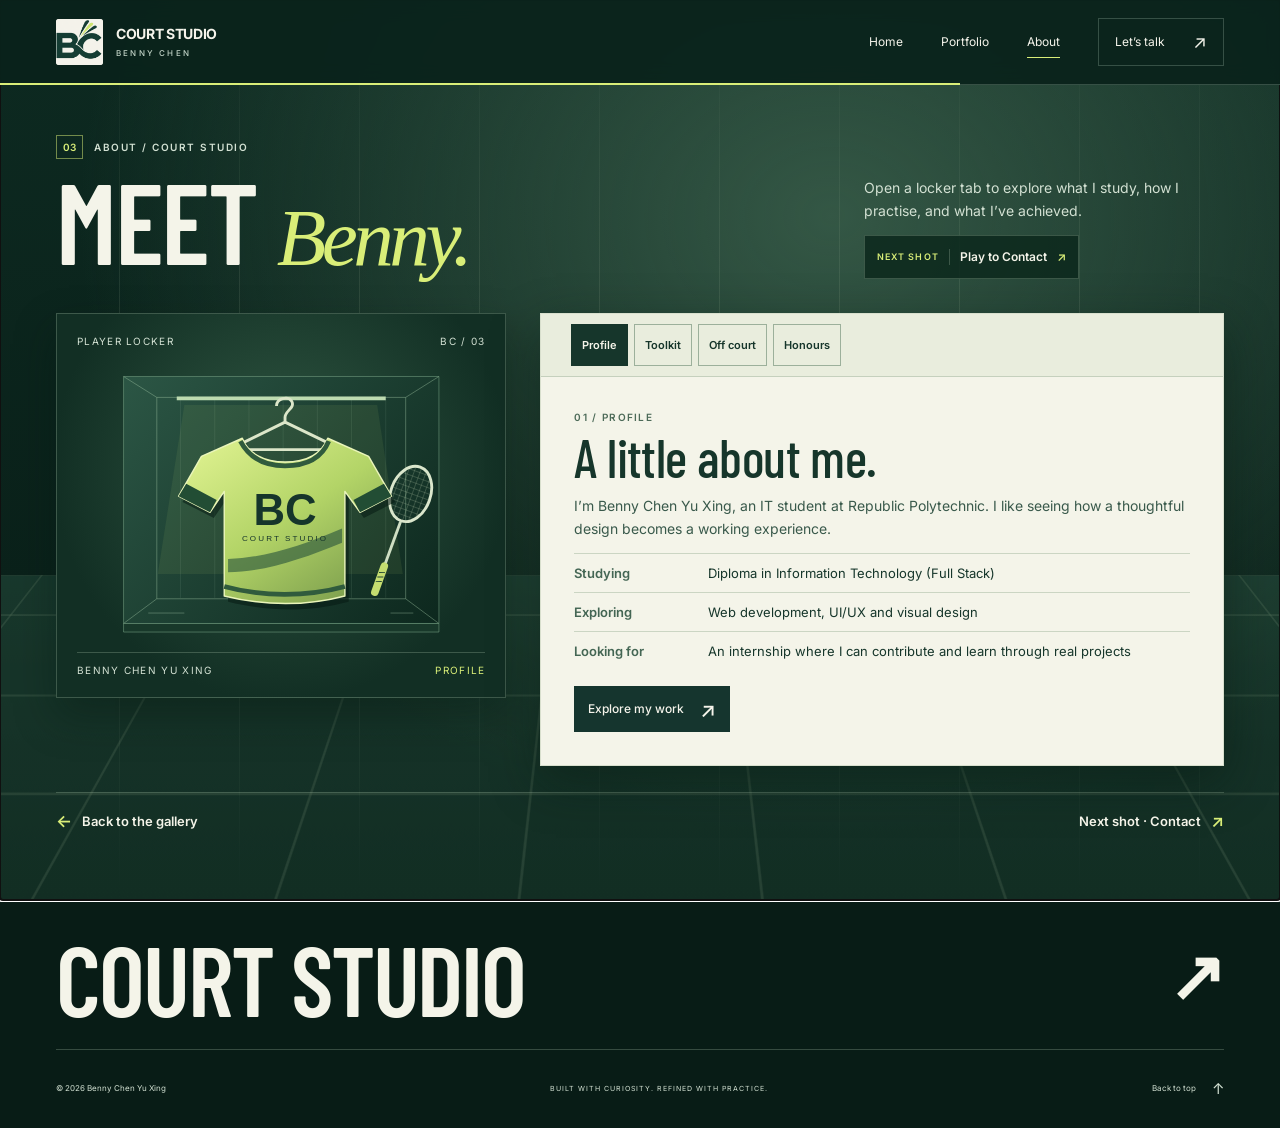
<file: about.html>
<!DOCTYPE html>
<html lang="en">
<head>
  <meta charset="UTF-8">
  <meta name="viewport" content="width=device-width, initial-scale=1">
  <title>About | Court Studio</title>
  <link rel="stylesheet" href="styles.css">
  <script>
    const target = location.hash && location.hash !== '#main' ? location.hash : '#about';
    location.replace('index.html' + target);
  </script>
</head>
<body>
  <main class="container section-pad">
    <h1>About</h1>
    <p><a class="text-link" href="index.html#about">Continue to About</a></p>
  </main>
</body>
</html>
</file>
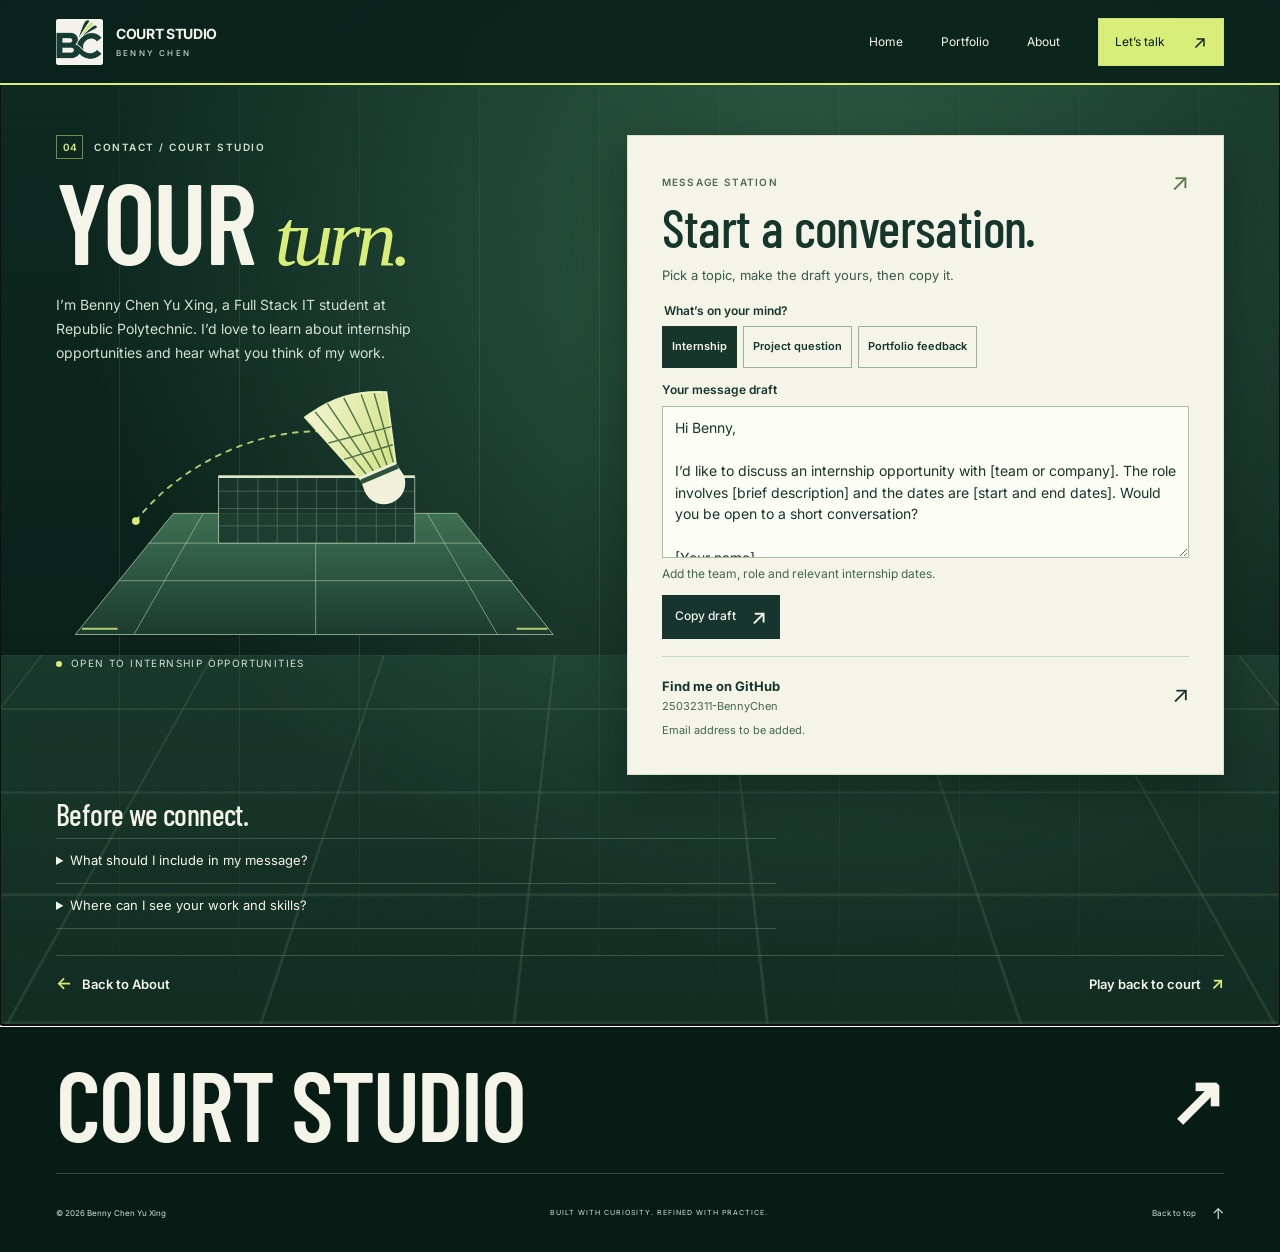
<file: contact.html>
<!DOCTYPE html>
<html lang="en">
<head>
  <meta charset="UTF-8">
  <meta name="viewport" content="width=device-width, initial-scale=1">
  <title>Contact | Court Studio</title>
  <link rel="stylesheet" href="styles.css">
  <script>
    const target = location.hash && location.hash !== '#main' ? location.hash : '#contact';
    location.replace('index.html' + target);
  </script>
</head>
<body>
  <main class="container section-pad">
    <h1>Contact</h1>
    <p><a class="text-link" href="index.html#contact">Continue to Contact</a></p>
  </main>
</body>
</html>
</file>
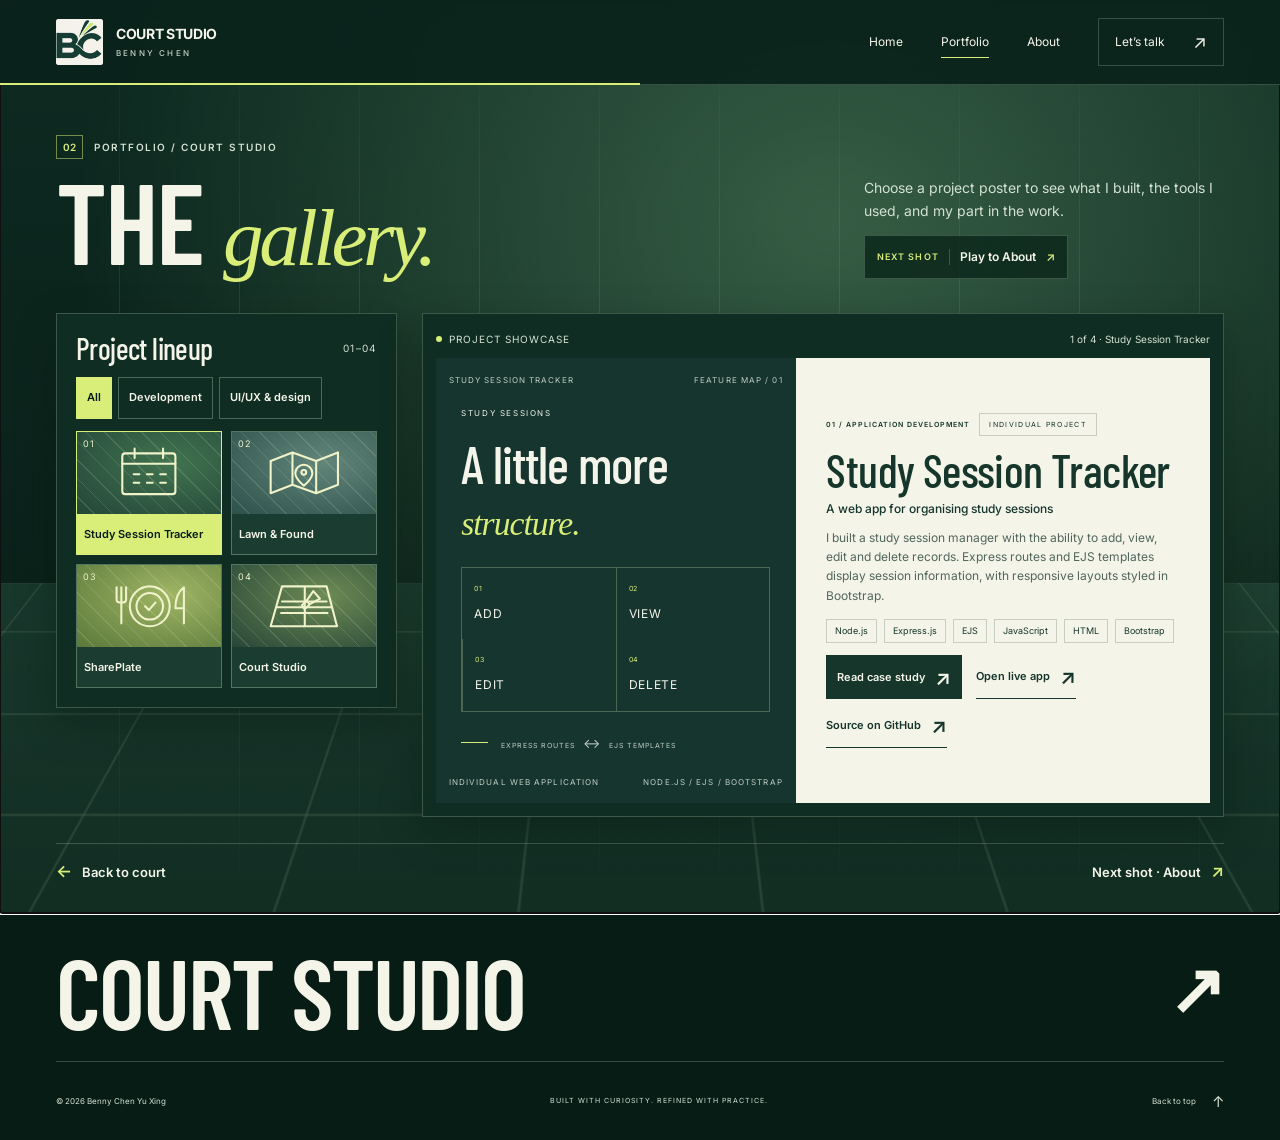
<file: portfolio.html>
<!DOCTYPE html>
<html lang="en">
<head>
  <meta charset="UTF-8">
  <meta name="viewport" content="width=device-width, initial-scale=1">
  <title>Portfolio | Court Studio</title>
  <link rel="stylesheet" href="styles.css">
  <script>
    const target = location.hash && location.hash !== '#main' ? location.hash : '#work';
    location.replace('index.html' + target);
  </script>
</head>
<body>
  <main class="container section-pad">
    <h1>Portfolio</h1>
    <p><a class="text-link" href="index.html#work">Continue to Portfolio</a></p>
  </main>
</body>
</html>
</file>
<file: styles.css>
/* Court Studio: shared colours and type. Change these first to adjust the look. */
:root {
  --ivory: #f5f4eb;
  --pine: #15352e;
  --lime: #d9ee78;
  --muted: #52665c;
  --line: #c8cec1;
  --pale: #e4e8d7;
  --body-font: 'Inter', Arial, sans-serif;
  --heading-font: 'Barlow Condensed', 'Arial Narrow', Impact, sans-serif;
}

* { box-sizing: border-box; }
html { scroll-behavior: smooth; scroll-padding-top: 100px; }
body { margin: 0; color: var(--pine); background: var(--ivory); font-family: var(--body-font); font-size: 15px; line-height: 1.7; -webkit-font-smoothing: antialiased; }
::selection { background: var(--lime); color: var(--pine); }
button, a { -webkit-tap-highlight-color: transparent; }
button { font: inherit; color: inherit; cursor: pointer; }
a { color: inherit; text-decoration: none; }
button, a { touch-action: manipulation; }
button:focus-visible, a:focus-visible { outline: 3px solid #6f8326; outline-offset: 6px; }
img, svg { display: block; max-width: 100%; }
p, h1, h2, h3 { margin: 0; }
button { border-radius: 0; }
[hidden] { display: none !important; }
.container { width: min(1280px, calc(100% - 112px)); margin-inline: auto; }
.section-pad { padding-block: 100px; }
.skip-link { position: fixed; z-index: 20; top: 10px; left: 10px; width: 1px; height: 1px; overflow: hidden; clip-path: inset(50%); white-space: nowrap; background: var(--pine); color: var(--ivory); }
.skip-link:focus { width: auto; height: auto; padding: 10px 18px; clip-path: none; }
.eyebrow { font-size: 10px; font-weight: 600; letter-spacing: 1.7px; line-height: 1.6; }
.status-dot { width: 7px; height: 7px; display: inline-block; flex-shrink: 0; border-radius: 50%; background: #738632; box-shadow: 0 0 0 4px #d9ee7845; }
.text-link { display: inline-flex; align-items: center; gap: 26px; min-height: 44px; padding-block: 8px; border: 0; border-bottom: 1px solid var(--pine); background: transparent; font-size: 12px; font-weight: 600; line-height: 1.5; }
.text-link span, .button span { font-size: 21px; line-height: 1; transition: transform .2s; }
.text-link:hover span, .button:hover span { transform: translate(3px, -3px); }
.button { min-height: 52px; display: inline-flex; align-items: center; justify-content: space-between; gap: 34px; padding: 16px 22px; font-size: 12px; font-weight: 500; line-height: 1.4; transition: background .2s, color .2s; }
.button-dark { color: var(--ivory); background: var(--pine); border: 1px solid var(--pine); }
.button-dark:hover { color: var(--pine); background: var(--lime); }

/* Header: the original logo is framed with CSS to remove the excess canvas. */
.site-header { background: var(--ivory); border-bottom: 1px solid var(--line); position: relative; z-index: 10; }
.header-inner { min-height: 99px; display: flex; justify-content: space-between; align-items: center; gap: 24px; }
.brand { display: inline-flex; align-items: center; gap: 13px; }
.logo-crop { display: block; position: relative; width: 47px; height: 46px; overflow: hidden; mix-blend-mode: multiply; }
.logo-crop img { width: 104px; max-width: none; height: auto; position: absolute; left: -29px; top: -13px; }
.brand-name { display: block; font-size: 14px; font-weight: 700; line-height: 1.3; letter-spacing: -.35px; }
.brand-name > span { display: block; font-size: 8px; font-weight: 500; letter-spacing: 2.2px; margin-top: 5px; }
.primary-nav { display: flex; align-items: center; gap: 38px; font-size: 12px; }
.primary-nav a { min-height: 44px; display: inline-flex; align-items: center; position: relative; }
.primary-nav a:not(.nav-contact)::after { content: ''; position: absolute; left: 0; bottom: 6px; width: 100%; height: 1px; background: var(--pine); transform: scaleX(0); transform-origin: left; transition: transform .2s; }
.primary-nav a:hover::after, .primary-nav a[aria-current]::after { transform: scaleX(1); }
.primary-nav .nav-contact { gap: 28px; border: 1px solid var(--pine); padding: 8px 16px; }
.nav-contact:hover { background: var(--lime); }
.nav-contact span { font-size: 18px; }
.menu-toggle { display: none; }

/* Home: editorial type paired with a court illustration drawn in SVG/CSS. */
.hero { padding-top: 26px; }
.hero-topline { display: flex; justify-content: space-between; gap: 20px; font-size: 8px; font-weight: 500; letter-spacing: 1.25px; }
.hero-topline p:last-child { display: flex; align-items: center; gap: 10px; }
.hero-grid { display: grid; grid-template-columns: 1.13fr 1fr; gap: clamp(35px, 6vw, 88px); padding-block: 55px 44px; align-items: center; }
.hero-copy .eyebrow { display: flex; align-items: center; gap: 10px; font-size: 9px; }
.small-rule { width: 26px; height: 1px; background: var(--pine); }
h1 { font-family: var(--heading-font); font-size: clamp(80px, 8.7vw, 126px); font-weight: 600; line-height: .87; letter-spacing: -1.8px; margin: 24px 0 25px; }
h1 > span { display: block; margin-top: 12px; font-family: Georgia, 'Times New Roman', serif; font-size: .56em; font-style: italic; font-weight: 400; line-height: 1.05; letter-spacing: -3.5px; white-space: nowrap; }
.hero-description { max-width: 410px; color: var(--muted); font-size: 13px; line-height: 1.85; }
.hero-description strong { color: var(--pine); font-weight: 600; }
.hero-actions { display: flex; align-items: center; gap: 27px; margin-top: 28px; }
.hero-actions .text-link { font-size: 11px; border: 0; gap: 12px; }
.hero-art { aspect-ratio: .92; background: var(--pine); color: var(--ivory); position: relative; isolation: isolate; min-width: 0; margin-right: 14px; }
.art-label { position: absolute; inset: 22px 24px auto; display: flex; justify-content: space-between; gap: 10px; font-size: 7px; letter-spacing: 1.5px; }
.court-lines { position: absolute; inset: 70px 40px 75px; border: 1px solid #b7c6a85c; transform: rotate(-12deg) scale(.87); }
.court-lines::before, .court-lines::after { content: ''; position: absolute; top: 0; bottom: 0; border-left: 1px solid #b7c6a85c; }
.court-lines::before { left: 12%; }.court-lines::after { right: 12%; }
.court-center { position: absolute; left: 50%; top: 0; bottom: 0; border-left: 1px solid #b7c6a85c; }
.court-service { position: absolute; left: 0; right: 0; border-top: 1px solid #b7c6a85c; }.court-service.top { top: 30%; }.court-service.bottom { bottom: 30%; }
.court-net { position: absolute; left: -9%; right: -9%; top: 50%; border-top: 1px solid #b7c6a85c; }
.shuttle { width: 68%; height: 81%; position: absolute; top: 6%; left: 12%; transform: rotate(17deg); filter: drop-shadow(15px 19px 0 #0d292338); animation: shuttle-entry .9s ease both; }
.art-cross { position: absolute; font-size: 24px; font-weight: 400; line-height: 1; color: var(--lime); }.cross-one { top: 21%; right: 10%; }.cross-two { bottom: 30%; left: 10%; font-size: 16px; }
.art-caption { position: absolute; inset: auto 24px 22px; display: flex; align-items: end; justify-content: space-between; font-size: 9px; line-height: 1.6; letter-spacing: 1.4px; }.art-caption strong { font-weight: 500; color: var(--lime); }.art-index { font-size: 8px; letter-spacing: 1px; }
.orbit-label { position: absolute; bottom: 74px; right: -26px; width: 100px; height: 100px; padding: 22px 16px; display: flex; align-items: center; text-align: center; border-radius: 50%; background: var(--lime); color: var(--pine); font-size: 10px; font-weight: 600; line-height: 1.9; letter-spacing: 2px; transform: rotate(-18deg); }
.hero-bottom { display: flex; justify-content: space-between; align-items: center; gap: 24px; border-top: 1px solid var(--line); padding-block: 20px; font-size: 8px; font-weight: 500; letter-spacing: 1.35px; }.hero-bottom p span { padding-inline: 14px; }.hero-bottom a { display: inline-flex; align-items: center; gap: 20px; min-height: 30px; }.hero-bottom a span { font-size: 17px; }
@keyframes shuttle-entry { from { opacity: 0; transform: translate(15px, 20px) rotate(23deg); } to { opacity: 1; transform: translate(0, 0) rotate(17deg); } }

/* Current work: a real concept in progress rather than invented case studies. */
.work-section { margin-top: 25px; background: #eaece1; border-block: 1px solid var(--line); }
.section-heading { display: flex; justify-content: space-between; align-items: end; gap: 30px; margin-bottom: 35px; }
h2 { font-family: var(--heading-font); font-size: clamp(40px, 4.2vw, 60px); font-weight: 500; line-height: 1.05; letter-spacing: -.6px; }.section-heading h2 { margin-top: 14px; }.accent-period { color: #718632; }
.section-intro { max-width: 300px; color: var(--muted); font-size: 11px; line-height: 1.8; }
.featured-project { display: grid; grid-template-columns: 1.35fr 1fr; background: var(--ivory); }
.project-visual { position: relative; min-height: 392px; background: #efeee5; overflow: hidden; display: flex; align-items: center; justify-content: center; }
.project-logo { width: 95%; height: auto; mix-blend-mode: multiply; }
.project-visual-top, .project-visual-bottom { position: absolute; left: 26px; right: 26px; display: flex; justify-content: space-between; align-items: center; gap: 20px; font-size: 7px; letter-spacing: 1.2px; line-height: 1.7; }.project-visual-top { top: 22px; }.project-visual-bottom { bottom: 22px; }
.colour-swatches { display: flex; gap: 6px; }.colour-swatches i { width: 19px; height: 19px; border-radius: 50%; background: var(--pine); }.colour-swatches i:nth-child(2) { background: var(--lime); }.colour-swatches i:nth-child(3) { background: var(--ivory); border: 1px solid var(--line); }
.project-copy { padding: 35px 40px; position: relative; }.project-status { display: inline-flex; align-items: center; gap: 7px; font-size: 7px; letter-spacing: 1.3px; border: 1px solid var(--line); padding: 5px 9px; }.project-status > span { width: 5px; height: 5px; background: #6c7e36; border-radius: 50%; }.project-number { margin-top: 29px; font-size: 8px; letter-spacing: 1.3px; color: var(--muted); }.project-copy h3 { font-family: var(--heading-font); font-weight: 500; font-size: 42px; line-height: 1.05; margin: 12px 0 17px; letter-spacing: -.3px; }.project-copy > p:not(.project-number) { color: var(--muted); font-size: 11px; line-height: 1.85; max-width: 330px; }
.tags { display: flex; flex-wrap: wrap; list-style: none; gap: 7px; padding: 0; margin: 21px 0 16px; }.tags li { padding: 4px 8px; border: 1px solid var(--line); font-size: 8px; line-height: 1.6; }.project-button { font-size: 11px; gap: 28px; }.work-note { font-size: 10px; color: var(--muted); margin-top: 18px; }.work-note > span { padding-right: 8px; font-size: 15px; }

/* Personal background and working approach. */
.about-section { display: grid; grid-template-columns: 1fr 1fr; gap: 100px; }
.about-heading h2 { margin-block: 20px 25px; font-size: clamp(42px, 4.7vw, 67px); }.about-heading em, .contact-inner em { font-family: Georgia, 'Times New Roman', serif; font-weight: 400; letter-spacing: -2px; font-size: .8em; }.about-heading .text-link { font-size: 11px; gap: 30px; }
.about-copy { padding-top: 9px; }.about-copy > p { font-size: 12px; color: var(--muted); margin-top: 19px; line-height: 1.9; }.about-copy > .lead, .lead { color: var(--pine); font-size: 18px; line-height: 1.6; margin-top: 0; }.about-details { margin-top: 26px; padding-top: 22px; border-top: 1px solid var(--line); display: grid; grid-template-columns: 1fr 1fr; gap: 22px; }.about-details span { display: block; font-size: 8px; letter-spacing: 1.5px; margin-bottom: 6px; color: var(--muted); }.about-details strong { display: block; font-size: 10px; font-weight: 500; line-height: 1.8; }
.approach-section { border-top: 1px solid var(--line); padding-block: 48px 90px; display: grid; grid-template-columns: 1fr 1.1fr; gap: 100px; }.approach-heading h2 { margin-top: 16px; font-size: 38px; line-height: 1.1; }.approach-steps { list-style: none; padding: 0; margin: 0; }.approach-steps li { display: flex; gap: 23px; align-items: baseline; padding: 22px 0; border-bottom: 1px solid var(--line); }.approach-steps li:first-child { padding-top: 0; }.step-number { font-size: 10px; color: var(--muted); }.approach-steps li > span:last-child { margin-left: auto; font-size: 20px; }.approach-steps h3 { font-size: 14px; font-weight: 500; }.approach-steps p { font-size: 10px; color: var(--muted); margin-top: 5px; }

/* Contact is ready for a real email; no fictional details or inactive button. */
.contact-section { background: var(--pine); color: var(--ivory); }.contact-inner { display: grid; grid-template-columns: 1fr .65fr; align-items: center; gap: 70px; padding-block: 70px; }.contact-inner .eyebrow { display: flex; align-items: center; gap: 12px; font-size: 8px; letter-spacing: 1.3px; }.contact-inner .status-dot { background: var(--lime); box-shadow: none; width: 5px; height: 5px; }.contact-inner h2 { margin: 25px 0 22px; font-size: clamp(65px, 7.5vw, 104px); font-weight: 500; line-height: .95; }.contact-inner em { color: var(--lime); font-size: .8em; }.contact-inner > div > p:last-child { max-width: 390px; color: #c1cdc4; font-size: 12px; line-height: 1.85; }.contact-action { justify-self: end; text-align: right; }.contact-arrow { display: block; font-family: Arial, sans-serif; font-size: 160px; font-weight: 400; line-height: 1; color: var(--lime); }.contact-pending { margin-top: 35px; color: #c1cdc4; font-size: 11px; }.button-lime { background: var(--lime); color: var(--pine); margin-top: 25px; }.button-lime:hover { background: var(--ivory); }.social-links { display: flex; justify-content: end; gap: 24px; margin-top: 18px; }.social-links a { font-size: 12px; border-bottom: 1px solid #7e9b8b; padding-block: 6px; }

/* Footer and project detail dialog. */
.site-footer { padding-top: 42px; }.footer-wordmark { display: flex; justify-content: space-between; align-items: center; gap: 20px; font-family: var(--heading-font); font-weight: 600; font-size: clamp(70px, 12.2vw, 173px); letter-spacing: -2px; line-height: 1.15; }.footer-wordmark span { font-family: Arial, sans-serif; font-size: .7em; }.footer-bottom { display: flex; align-items: center; justify-content: space-between; gap: 20px; border-top: 1px solid var(--line); margin-top: 26px; padding-block: 24px; font-size: 8px; color: var(--muted); }.footer-bottom p:nth-child(2) { letter-spacing: 1px; font-size: 7px; }.footer-bottom a { display: flex; align-items: center; gap: 16px; min-height: 30px; }.footer-bottom a span { font-size: 15px; }
.dialog-open { overflow: hidden; }.project-dialog { width: min(760px, calc(100% - 36px)); max-height: 85dvh; border: 1px solid var(--line); padding: 0; background: var(--ivory); color: var(--pine); }.project-dialog::backdrop { background: #0b241dcc; backdrop-filter: blur(4px); }.dialog-content { padding: 50px; }.dialog-close { display: flex; align-items: center; gap: 22px; margin: -20px -20px 32px auto; padding: 6px 12px; border: 1px solid var(--line); background: transparent; font-size: 11px; min-height: 44px; }.dialog-close span { font-size: 24px; }.dialog-content h2 { font-size: 52px; margin-block: 15px 22px; }.dialog-content .lead { font-size: 16px; }.concept-details { display: grid; gap: 22px; margin-top: 28px; }.concept-details h3 { font-size: 13px; margin-bottom: 6px; }.concept-details p { font-size: 12px; color: var(--muted); }.dialog-note { padding-top: 20px; margin-top: 28px; border-top: 1px solid var(--line); color: var(--muted); font-size: 10px; }

/* Tablet sizes. */
@media (min-width: 1600px) { .hero-grid { gap: 115px; } }
@media (max-width: 1100px) {
  .container { width: calc(100% - 72px); }.primary-nav { gap: 28px; }.hero-grid { gap: 35px; padding-top: 45px; }h1 { font-size: 100px; }.hero-actions { gap: 16px; }.hero-art { margin-right: 10px; }.hero-topline { font-size: 7px; letter-spacing: .9px; }.hero-copy .eyebrow { font-size: 8px; }.hero-description { font-size: 12px; }.hero-actions .button { padding-inline: 17px; gap: 24px; }.hero-actions .text-link { font-size: 10px; }.orbit-label { width: 82px; height: 82px; padding: 14px 12px; font-size: 8px; }.project-copy { padding: 30px; }.project-visual { min-height: 380px; }.about-section, .approach-section { gap: 60px; }.section-pad { padding-block: 75px; }
}
@media (min-width: 761px) and (max-width: 900px) {
  .hero-topline p:first-child { max-width: 200px; }.hero-grid { gap: 25px; }h1 { font-size: 84px; }.hero-copy .eyebrow { letter-spacing: 1px; }.hero-actions { gap: 12px; flex-wrap: wrap; margin-top: 20px; }.hero-art { aspect-ratio: .7; }.art-label { inset-inline: 18px; font-size: 6px; letter-spacing: .7px; }.art-caption { inset-inline: 18px; }.hero-bottom { font-size: 6px; }.project-copy h3 { font-size: 35px; }.project-copy { padding: 26px; }.project-visual { min-height: 410px; }.project-logo { width: 125%; max-width: none; }.project-visual-top span:last-child { display: none; }.about-section, .approach-section { gap: 35px; }.about-details { grid-template-columns: 1fr; gap: 15px; }
}

/* Mobile: navigation stays usable even if JavaScript is unavailable. */
@media (max-width: 760px) {
  html { scroll-padding-top: 28px; }.container { width: calc(100% - 40px); }.section-pad { padding-block: 58px; }.header-inner { min-height: 82px; flex-wrap: wrap; }.brand { gap: 9px; }.brand-name { font-size: 12px; }.brand-name > span { font-size: 7px; }.logo-crop { width: 39px; height: 42px; }.logo-crop img { width: 93px; left: -27px; top: -10px; }.primary-nav { width: 100%; justify-content: space-between; gap: 15px; padding-bottom: 18px; font-size: 11px; }.primary-nav .nav-contact { gap: 12px; padding-inline: 11px; }.js .menu-toggle { display: inline-flex; align-items: center; gap: 13px; min-height: 44px; padding: 5px 0 5px 12px; background: transparent; border: 0; font-size: 11px; }.menu-icon { width: 21px; height: 12px; position: relative; }.menu-icon::before, .menu-icon::after { content: ''; position: absolute; width: 21px; height: 1px; background: var(--pine); left: 0; transition: transform .2s; }.menu-icon::before { top: 2px; }.menu-icon::after { bottom: 2px; }.menu-toggle[aria-expanded="true"] .menu-icon::before { transform: translateY(3.5px) rotate(45deg); }.menu-toggle[aria-expanded="true"] .menu-icon::after { transform: translateY(-3.5px) rotate(-45deg); }.js .primary-nav { display: none; }.js .primary-nav.is-open { display: flex; }
  .hero { padding-top: 22px; }.hero-topline { font-size: 6px; line-height: 1.7; gap: 18px; letter-spacing: .7px; }.hero-topline p { max-width: 46%; }.hero-topline p:last-child { gap: 9px; }.status-dot { width: 5px; height: 5px; }.hero-grid { grid-template-columns: 1fr; gap: 38px; padding-block: 37px 28px; }.hero-copy .eyebrow { font-size: 8px; letter-spacing: 1.4px; }h1 { font-size: clamp(93px, 19vw, 140px); line-height: .85; letter-spacing: -1.5px; margin: 25px 0 25px; }h1 > span { font-size: .53em; letter-spacing: -2.4px; margin-top: 14px; }.hero-description { font-size: 12px; max-width: 410px; }.hero-actions { gap: 22px; margin-top: 24px; }.hero-actions .text-link { font-size: 10px; gap: 9px; }.hero-actions .button { padding: 15px 17px; font-size: 11px; gap: 23px; }.hero-art { aspect-ratio: 1.12; margin-right: 14px; width: calc(100% - 14px); }.shuttle { width: 58%; height: 93%; top: -5%; left: 19%; }.court-lines { inset: 55px 60px; }.art-label { font-size: 6px; }.art-caption { font-size: 8px; inset-inline: 22px; }.art-index { font-size: 7px; }.orbit-label { bottom: 45px; right: -23px; }.hero-bottom { gap: 14px; padding-block: 15px; font-size: 6px; letter-spacing: .7px; align-items: start; }.hero-bottom p { max-width: 200px; }.hero-bottom p span { padding-inline: 5px; }.hero-bottom a { gap: 7px; min-height: 28px; margin-top: -5px; flex-shrink: 0; font-size: 6px; }.hero-bottom a span { font-size: 14px; }
  .work-section { margin-top: 15px; }.section-heading { display: block; margin-bottom: 25px; }.eyebrow { font-size: 8px; letter-spacing: 1.5px; }h2 { font-size: 43px; }.section-heading h2 { margin-top: 12px; }.section-intro { margin-top: 14px; font-size: 11px; }.section-intro br { display: none; }.featured-project { grid-template-columns: 1fr; }.project-visual { min-height: 0; aspect-ratio: 1.17; }.project-logo { width: 100%; }.project-visual-top, .project-visual-bottom { inset-inline: 21px; font-size: 6px; }.project-visual-top { top: 19px; }.project-visual-bottom { bottom: 19px; }.project-copy { padding: 28px; }.project-number { margin-top: 23px; }.project-copy h3 { font-size: 39px; margin-top: 12px; }.project-copy > p:not(.project-number) { max-width: none; font-size: 12px; }.tags li { font-size: 9px; }.project-button { font-size: 11px; }.work-note { font-size: 9px; line-height: 1.8; }
  .about-section { grid-template-columns: 1fr; gap: 30px; }.about-heading h2 { font-size: 53px; margin-block: 16px; }.about-heading .text-link { font-size: 10px; }.about-copy { padding-top: 0; }.about-copy > .lead { font-size: 18px; }.about-copy > p { font-size: 12px; }.about-details { gap: 20px; margin-top: 23px; }.about-details strong { font-size: 10px; }.approach-section { padding-block: 35px 55px; grid-template-columns: 1fr; gap: 30px; }.approach-heading h2 { font-size: 36px; }.approach-steps li { gap: 18px; padding-block: 20px; }.approach-steps h3 { font-size: 14px; }.approach-steps p { font-size: 11px; }.approach-steps li > span:last-child { font-size: 18px; }
  .contact-inner { grid-template-columns: 1fr; padding-block: 50px; gap: 26px; }.contact-inner .eyebrow { font-size: 7px; letter-spacing: 1px; }.contact-inner h2 { font-size: 76px; margin-block: 23px; }.contact-inner > div > p:last-child { font-size: 12px; }.contact-action { justify-self: start; text-align: left; }.contact-arrow { display: none; }.contact-pending { margin-top: 0; font-size: 11px; }.social-links { justify-content: start; }.site-footer { padding-top: 27px; }.footer-wordmark { font-size: clamp(53px, 13.4vw, 95px); letter-spacing: -1px; gap: 12px; }.footer-bottom { flex-wrap: wrap; gap: 12px; margin-top: 22px; padding-block: 18px; font-size: 7px; }.footer-bottom p:nth-child(2) { order: 3; width: 100%; font-size: 6px; letter-spacing: .8px; }.footer-bottom a { margin-left: auto; }
  .dialog-content { padding: 30px 24px; }.dialog-close { margin: -10px -6px 25px auto; }.dialog-content h2 { font-size: 40px; }.dialog-content .lead { font-size: 14px; }.concept-details p { font-size: 11px; }
}
@media (max-width: 360px) {
  .container { width: calc(100% - 32px); }.hero-actions { gap: 15px; }.hero-actions .button { gap: 17px; padding-inline: 13px; }.hero-actions .text-link { font-size: 9px; }.hero-topline { font-size: 5.5px; }.hero-bottom p { max-width: 160px; }h1 { font-size: 88px; }.project-copy { padding: 24px; }.project-visual-top span:last-child { max-width: 100px; text-align: right; }.contact-inner h2 { font-size: 68px; }
}
@media (prefers-reduced-motion: reduce) {
  html { scroll-behavior: auto; }*, *::before, *::after { animation: none !important; transition: none !important; }
}
</file>
<file: portfolio.css>
/* Portfolio page additions. Shared colours, header and footer are in styles.css. */
.portfolio-topline { display: flex; justify-content: space-between; gap: 24px; padding-top: 27px; }
.portfolio-topline .eyebrow { font-size: 8px; letter-spacing: 1.2px; }
.portfolio-topline .eyebrow:first-child { display: flex; gap: 14px; }
.portfolio-topline a { color: var(--muted); }
.portfolio-topline a:hover { text-decoration: underline; text-underline-offset: 4px; }
.portfolio-intro-grid { display: grid; grid-template-columns: 1.2fr .8fr; gap: 100px; align-items: center; padding-block: 62px 63px; }
.portfolio-intro-grid > div > .eyebrow { display: flex; align-items: center; gap: 11px; font-size: 9px; }
.portfolio-intro h1 { margin: 25px 0 0; font-size: clamp(90px, 10vw, 142px); font-weight: 600; line-height: .85; }
.portfolio-intro h1 > span { font-size: .78em; margin: 0 0 0 95px; line-height: 1.1; letter-spacing: -4px; }
.portfolio-intro-copy { position: relative; padding-top: 7px; }
.portfolio-cross { position: absolute; right: 0; top: 2px; color: #78913c; font-family: Arial, sans-serif; font-size: 32px; line-height: 1; }
.portfolio-intro-copy h2 { font-size: 36px; line-height: 1.08; font-weight: 500; padding-right: 30px; }
.portfolio-intro-copy > p { font-size: 12px; line-height: 1.9; color: var(--muted); margin-top: 18px; max-width: 355px; }
.portfolio-intro-meta { display: flex; justify-content: space-between; flex-wrap: wrap; gap: 12px; border-top: 1px solid var(--line); margin-top: 25px; padding-top: 14px; font-size: 7px; letter-spacing: 1.2px; }

/* Filter buttons stay hidden until the shared script is ready. */
.portfolio-toolbar { border-block: 1px solid var(--line); padding-block: 20px; display: flex; align-items: center; justify-content: space-between; gap: 20px; margin-bottom: 32px; }
.portfolio-filters { display: flex; gap: 7px; flex-wrap: wrap; }
.portfolio-filters button { min-height: 44px; padding: 11px 15px; display: flex; align-items: center; gap: 16px; border: 1px solid var(--line); background: transparent; font-size: 10px; line-height: 1.6; transition: background .2s, border-color .2s; }
.portfolio-filters button > span { font-size: 8px; opacity: .65; }
.portfolio-filters button:hover { background: var(--pale); border-color: var(--pine); }
.portfolio-filters button[aria-pressed="true"] { background: var(--pine); color: var(--ivory); border-color: var(--pine); }
.portfolio-result { font-size: 9px; line-height: 1.7; color: var(--muted); max-width: 170px; }
.portfolio-grid { display: grid; grid-template-columns: 1fr 1fr; gap: 25px; align-items: start; }
.work-card { min-width: 0; }
.work-card-featured { grid-column: 1 / -1; display: grid; grid-template-columns: 1.2fr 1fr; border: 1px solid var(--line); }
.work-card-art { position: relative; min-height: 400px; background: var(--pale); display: grid; align-content: center; padding: 62px 38px; overflow: hidden; }
.work-art-label, .work-art-footer { position: absolute; left: 25px; right: 25px; display: flex; justify-content: space-between; gap: 15px; font-size: 7px; letter-spacing: 1.1px; line-height: 1.6; }
.work-art-label { top: 24px; }.work-art-footer { bottom: 24px; font-size: 6px; }
.browser-preview { width: 100%; background: var(--ivory); border: 1px solid #a8b4a5; transform: rotate(-3deg); box-shadow: 10px 13px 0 #c6cebb; }
.browser-preview-bar { display: flex; justify-content: space-between; align-items: center; gap: 10px; background: #d9ddcf; padding: 8px 11px; font-size: 5px; color: var(--muted); border-bottom: 1px solid #b7c2ad; }
.browser-dots { display: flex; gap: 3px; }.browser-dots i { width: 3px; height: 3px; border-radius: 50%; background: #82947c; }
.mini-page { padding: 17px 20px 0; }
.mini-nav { display: flex; align-items: center; justify-content: space-between; gap: 8px; padding-bottom: 12px; border-bottom: 1px solid var(--line); font-size: 6px; }.mini-nav strong { font-size: 7px; letter-spacing: -.2px; }.mini-nav > span { font-size: 4px; }
.mini-hero { display: grid; grid-template-columns: 1.1fr 1fr; gap: 20px; padding-block: 18px; align-items: center; }
.mini-hero > div:first-child > strong { display: block; font-family: var(--heading-font); font-size: clamp(38px, 4.1vw, 60px); font-weight: 600; line-height: .87; letter-spacing: -.5px; }
.mini-hero em { display: block; font-family: Georgia, serif; font-size: clamp(14px, 1.75vw, 24px); line-height: 1.2; margin-block: 7px 14px; white-space: nowrap; letter-spacing: -.8px; }
.mini-copy { display: block; height: 2px; background: #a0ac99; width: 92%; margin-top: 4px; }.mini-copy.short { width: 65%; }
.mini-button { display: inline-block; background: var(--pine); color: var(--ivory); padding: 6px 8px; margin-top: 12px; font-size: 4px; }
.mini-court { min-height: 180px; aspect-ratio: .8; background: var(--pine); position: relative; overflow: hidden; display: grid; align-content: center; }
.mini-court::before { content: ''; position: absolute; inset: 20% 15%; border: 1px solid #d3dfc147; transform: rotate(-12deg); }.mini-court::after { content: ''; position: absolute; height: 1px; width: 90%; background: #d3dfc147; top: 50%; left: 5%; transform: rotate(-12deg); }.mini-court-line { position: absolute; top: 19%; bottom: 19%; left: 50%; width: 1px; background: #d3dfc147; transform: rotate(-12deg); }.mini-court svg { width: 75%; margin-inline: auto; position: relative; z-index: 1; transform: rotate(13deg); }
.mini-footer { border-top: 1px solid var(--line); padding-block: 10px; font-size: 4px; letter-spacing: .5px; }
.work-card-copy { padding: 36px; align-self: center; }
.work-card-meta { display: flex; align-items: center; justify-content: space-between; flex-wrap: wrap; gap: 14px; }
.work-card-meta .eyebrow { font-size: 7px; letter-spacing: 1px; }
.work-card-copy h3 { display: flex; align-items: center; justify-content: space-between; gap: 20px; font-size: 55px; margin-top: 30px; }
.work-card-copy h3 > span { font-family: Arial, sans-serif; font-size: 28px; font-weight: 400; color: #80923c; }
.work-card-copy .work-card-type { margin-top: 7px; color: var(--pine); font-size: 12px; font-weight: 500; }
.work-card-copy > p:not(.work-card-type) { margin-top: 18px; color: var(--muted); font-size: 12px; line-height: 1.9; }
.work-card-copy .tags { margin-block: 23px 15px; }.work-card-copy .tags li { font-size: 9px; }
.work-card-copy .text-link { font-size: 11px; gap: 40px; }

/* Reserved slots are intentionally distinct from actual project cards. */
.work-card-placeholder { display: grid; grid-template-columns: 58px 1fr; gap: 22px; padding: 27px; border: 1px dashed #aab6a3; background: #eeefe5; }
.placeholder-topline { grid-column: 1 / -1; display: flex; justify-content: space-between; gap: 14px; align-items: center; margin-bottom: 12px; }
.placeholder-topline .eyebrow { font-size: 7px; letter-spacing: 1px; }.placeholder-topline > span:last-child { font-family: var(--heading-font); font-size: 21px; color: #788571; }
.placeholder-mark { width: 55px; height: 67px; border: 1px solid #b2bca9; position: relative; margin-top: 4px; }
.placeholder-mark > span:first-child { position: absolute; height: 1px; background: #b2bca9; left: 0; right: 0; top: 50%; }.placeholder-mark > span:nth-child(2) { position: absolute; width: 1px; background: #b2bca9; top: 0; bottom: 0; left: 50%; }.placeholder-mark > span:last-child { width: 27px; height: 27px; position: absolute; display: grid; place-items: center; background: var(--lime); right: -8px; bottom: -8px; color: var(--pine); border-radius: 50%; font-size: 19px; line-height: 1; }
.design-placeholder { background: #f0eee3; }.design-placeholder .placeholder-mark { transform: rotate(-7deg); }.design-placeholder .placeholder-mark > span:last-child { background: var(--ivory); border: 1px solid #b2bca9; }
.placeholder-label { display: block; font-size: 6px; letter-spacing: 1.5px; color: var(--muted); }
.work-card-placeholder h2 { font-size: 30px; margin-top: 6px; line-height: 1.1; }
.work-card-placeholder p { font-size: 10px; color: var(--muted); line-height: 1.8; margin-top: 10px; max-width: 310px; }
.portfolio-note { margin-top: 23px; color: var(--muted); font-size: 10px; line-height: 1.8; }.portfolio-note > span { font-size: 15px; padding-right: 8px; }
.portfolio-next { margin-top: 80px; background: var(--pale); border-block: 1px solid var(--line); }
.portfolio-next-inner { display: grid; grid-template-columns: 1.1fr .9fr; align-items: center; gap: 100px; padding-block: 55px; }.portfolio-next h2 { margin-top: 15px; font-size: 52px; }.portfolio-next h2 em { font-family: Georgia, serif; font-size: .72em; font-weight: 400; letter-spacing: -1.7px; }.portfolio-next-inner > div:last-child > p { font-size: 12px; color: var(--muted); line-height: 1.9; max-width: 320px; }.portfolio-next .button { margin-top: 24px; }
.portfolio-dialog { width: min(850px, calc(100% - 36px)); }
.case-facts { margin: 28px 0; padding-block: 19px; border-block: 1px solid var(--line); display: grid; grid-template-columns: 1fr 1.2fr 1fr; gap: 20px; }.case-facts dt { font-size: 7px; letter-spacing: 1px; color: var(--muted); margin-bottom: 6px; }.case-facts dd { margin: 0; font-size: 11px; line-height: 1.8; }.case-links { display: flex; align-items: center; flex-wrap: wrap; gap: 26px; margin-top: 30px; }.case-links .button, .case-links .text-link { font-size: 11px; }

/* These feature maps describe the projects; they are not application screenshots. */
.work-card-standard { display: flex; flex-direction: column; align-self: stretch; border: 1px solid var(--line); }
.work-card-standard .work-card-copy { display: flex; flex-direction: column; align-self: stretch; flex: 1; padding: 30px 32px 32px; }
.work-card-standard .work-card-copy h3 { font-size: 47px; margin-top: 24px; }
.work-card-standard .text-link { align-self: start; margin-top: auto; }
.work-card-actions { display: flex; flex-wrap: wrap; align-items: center; gap: 8px 24px; }
.work-card-standard .work-card-actions { margin-top: auto; }
.work-card-copy .work-card-actions .text-link { gap: 14px; }
.coursework-art { min-height: 450px; }
.study-art { background: var(--pine); color: var(--ivory); }
.study-art .work-art-label, .study-art .work-art-footer { color: #c1cdc4; }
.map-kicker { display: block; font-size: 8px; letter-spacing: 1.6px; line-height: 1.7; }
.study-map > strong { display: block; font-family: var(--heading-font); font-size: 72px; font-weight: 500; line-height: .98; margin-block: 17px 26px; letter-spacing: -1px; }
.study-map > strong > em { font-family: Georgia, serif; font-size: .64em; font-weight: 400; color: var(--lime); }
.crud-grid { display: grid; grid-template-columns: repeat(4, 1fr); border: 1px solid #a0b29466; }
.crud-grid > span { border-left: 1px solid #a0b29466; padding: 15px 12px; font-size: 12px; letter-spacing: .7px; }
.crud-grid > span:first-child { border-left: 0; }
.crud-grid i { display: block; color: var(--lime); font-size: 7px; font-style: normal; margin-bottom: 9px; }
.map-connection { display: flex; align-items: center; gap: 13px; margin-top: 20px; }
.map-connection > span { height: 1px; width: 27px; background: var(--lime); }
.map-connection p { font-size: 7px; letter-spacing: 1px; color: #c1cdc4; }
.map-connection b { font-size: 13px; font-weight: 400; padding-inline: 5px; }
.work-card-standard .coursework-art { min-height: 335px; padding-block: 65px; }
.lost-found-art { background: #e8e9db; }
.lost-found-map > strong { display: block; font-family: var(--heading-font); font-size: 67px; font-weight: 500; line-height: .88; margin-block: 15px 20px; }
.lost-found-map > strong > em { font-family: Georgia, serif; font-size: .66em; font-weight: 400; padding-left: 48px; }
.report-flow, .pipeline-flow { display: flex; align-items: center; gap: 9px; }
.report-flow > span { padding: 8px 12px; border: 1px solid #9aa88b; font-size: 8px; letter-spacing: .6px; }
.report-flow > i, .pipeline-flow > i { font-size: 14px; font-style: normal; }
.lost-found-map > p { font-size: 6px; letter-spacing: 1px; margin-top: 13px; color: var(--muted); }
.shareplate-art { background: #dce6b9; }
.donation-map > strong { display: flex; align-items: start; gap: 17px; font-family: var(--heading-font); font-size: 65px; font-weight: 500; line-height: 1; margin-block: 16px 20px; letter-spacing: -1px; }
.donation-map > strong > span { font-family: Arial, sans-serif; font-size: 28px; font-weight: 400; color: #526d35; }
.api-lines { display: grid; border-block: 1px solid #aab791; padding-block: 9px; gap: 8px; }
.api-lines > span { display: flex; align-items: center; gap: 13px; font-family: Consolas, monospace; font-size: 11px; }
.api-lines b { font-family: var(--body-font); min-width: 33px; font-size: 7px; letter-spacing: .6px; }
.pipeline-flow { margin-top: 16px; gap: 12px; }
.pipeline-flow > span { font-size: 7px; letter-spacing: 1px; }
.portfolio-empty { grid-column: 1 / -1; position: relative; padding: 48px; border: 1px solid var(--line); background: var(--pale); }
.portfolio-empty h3 { font-size: 49px; margin-top: 19px; padding-right: 35px; }
.portfolio-empty p { font-size: 12px; line-height: 1.9; color: var(--muted); margin-top: 17px; max-width: 400px; }
.empty-court-mark { position: absolute; right: 30px; top: 30px; font-size: 32px; font-weight: 400; color: #74813b; }
.coursework-dialog .case-facts { grid-template-columns: .8fr 1.2fr; }
.case-bullets { padding-left: 18px; margin: 0; font-size: 12px; line-height: 1.9; color: var(--muted); }
.case-bullets li + li { margin-top: 11px; }
.case-bullets code { font-size: .95em; overflow-wrap: anywhere; }

.coursework-dialog .case-facts dd,
.coursework-dialog .concept-details p,
.coursework-dialog .case-bullets { font-size: 13px; }
.coursework-dialog .case-facts { margin-bottom: 21px; }
.case-toolbar {
  position: sticky;
  z-index: 1;
  top: 0;
  display: flex;
  justify-content: flex-end;
  padding: 7px 13px;
  border-bottom: 1px solid var(--line);
  background: var(--ivory);
}
.case-toolbar .dialog-close { margin: 0; }
.coursework-dialog .dialog-content { padding-top: 22px; }
.case-entry-links { gap: 10px 20px; margin-top: 0; }
.case-section h3 { font-size: 16px; margin-bottom: 8px; }
.case-bullets strong { color: var(--pine); }
.case-flow {
  display: grid;
  grid-template-columns: repeat(auto-fit, minmax(min(100%, 132px), 1fr));
  gap: 7px;
  margin: 0 0 16px;
  padding: 0;
  list-style: none;
  counter-reset: flow-step;
}
.case-flow li {
  display: flex;
  align-items: baseline;
  gap: 7px;
  padding: 8px 10px;
  border: 1px solid var(--line);
  background: var(--pale);
  color: var(--pine);
  font-size: 11px;
  font-weight: 600;
  counter-increment: flow-step;
}
.case-flow li::before { content: counter(flow-step, decimal-leading-zero); color: var(--muted); font-size: 9px; }
.case-screens {
  display: grid;
  grid-template-columns: repeat(auto-fit, minmax(min(100%, 176px), 1fr));
  gap: 14px;
}
.case-screens figure { margin: 0; }
.case-screens a { display: block; aspect-ratio: 4 / 3; border: 1px solid var(--line); background: #fff; }
.case-screens a:hover { border-color: var(--pine); }
.case-screens img { width: 100%; height: 100%; object-fit: contain; object-position: center top; }
.case-screens figcaption { margin-top: 6px; font-size: 12px; color: var(--muted); }
.coursework-dialog .concept-details .case-note { margin-top: 12px; font-size: 11px; }
.case-comparison { border-block: 1px solid var(--line); }
.case-comparison summary { padding: 12px 0; color: var(--pine); font-size: 13px; font-weight: 700; cursor: pointer; }
.case-comparison dl { display: grid; gap: 12px; margin: 0 0 14px; }
.case-comparison dt { color: var(--pine); font-size: 13px; font-weight: 700; }
.case-comparison dd { margin: 2px 0 0; color: var(--muted); font-size: 12px; }
.case-comparison a,
.case-references a { text-decoration: underline; text-underline-offset: 3px; color: var(--pine); }
.case-references { display: flex; flex-wrap: wrap; gap: 5px 17px; list-style: none; padding: 0; margin: 7px 0 0; font-size: 12px; }
.case-references a { display: inline-flex; align-items: center; min-height: 36px; }

@media (max-width: 1100px) {
  .portfolio-intro-grid { gap: 55px; padding-block: 50px; }.portfolio-intro h1 { font-size: 110px; }.portfolio-intro h1 > span { margin-left: 65px; }.portfolio-intro-copy h2 { font-size: 32px; }.portfolio-toolbar { flex-wrap: wrap; gap: 15px; }.portfolio-result { max-width: none; }.work-card-art { padding-inline: 29px; min-height: 390px; }.work-card-copy { padding: 30px; }.work-card-copy h3 { font-size: 47px; }.work-card-meta { gap: 10px; }.work-card-meta .eyebrow { font-size: 6px; }.mini-hero { gap: 13px; }.mini-page { padding-inline: 15px; }.mini-court { min-height: 145px; }.work-card-placeholder { padding: 23px; gap: 21px; }.work-card-placeholder h2 { font-size: 27px; }.portfolio-next-inner { gap: 70px; }
}
@media (min-width: 761px) and (max-width: 900px) {
  .portfolio-intro-grid { gap: 35px; grid-template-columns: 1.1fr .9fr; }.portfolio-intro h1 { font-size: 93px; }.portfolio-intro h1 > span { margin-left: 50px; }.portfolio-intro-copy h2 { font-size: 30px; }.portfolio-intro-copy > p { font-size: 11px; }.portfolio-intro-meta { font-size: 6px; gap: 8px; }.work-card-featured { grid-template-columns: 1.05fr 1fr; }.work-card-copy { padding: 26px; }.work-card-copy h3 { font-size: 42px; }.work-card-copy > p:not(.work-card-type) { font-size: 11px; }.work-card-art { padding-inline: 22px; }.work-art-label, .work-art-footer { left: 17px; right: 17px; font-size: 5px; }.mini-page { padding-inline: 12px; }.mini-hero > div:first-child > strong { font-size: 36px; }.mini-hero em { font-size: 14px; }.mini-court { min-height: 125px; }.work-card-placeholder { grid-template-columns: 36px 1fr; gap: 18px; padding: 20px; }.placeholder-mark { width: 34px; height: 46px; }.work-card-placeholder h2 { font-size: 25px; }.work-card-placeholder p { font-size: 9px; }.portfolio-next h2 { font-size: 44px; }.portfolio-next-inner { gap: 45px; }
}
@media (max-width: 760px) {
  .portfolio-topline { padding-top: 22px; gap: 15px; }.portfolio-topline .eyebrow { font-size: 6px; line-height: 1.8; letter-spacing: .7px; }.portfolio-topline .eyebrow:last-child { max-width: 140px; text-align: right; }.portfolio-topline .eyebrow:first-child { gap: 9px; }.portfolio-intro-grid { grid-template-columns: 1fr; gap: 35px; padding-block: 36px; }.portfolio-intro-grid > div > .eyebrow { font-size: 8px; }.portfolio-intro h1 { font-size: clamp(85px, 20vw, 123px); line-height: .9; margin-top: 22px; }.portfolio-intro h1 > span { font-size: .85em; margin-left: 70px; letter-spacing: -3px; }.portfolio-intro-copy { padding-top: 0; }.portfolio-intro-copy h2 { font-size: 33px; }.portfolio-intro-copy h2 br { display: none; }.portfolio-cross { font-size: 25px; top: 2px; }.portfolio-intro-copy > p { font-size: 12px; max-width: 450px; margin-top: 13px; }.portfolio-intro-meta { font-size: 6px; margin-top: 20px; padding-top: 12px; }
  .portfolio-toolbar { padding-block: 17px; margin-bottom: 23px; gap: 13px; }.portfolio-filters { gap: 7px; width: 100%; }.portfolio-filters button { font-size: 9px; padding: 11px 12px; min-height: 44px; gap: 11px; }.portfolio-result { font-size: 9px; line-height: 1.8; }.portfolio-grid { grid-template-columns: 1fr; gap: 18px; }.work-card-featured { grid-template-columns: 1fr; }.work-card-art { min-height: 0; padding: 57px 33px; }.work-art-label, .work-art-footer { left: 20px; right: 20px; font-size: 6px; }.work-art-label { top: 20px; }.work-art-footer { bottom: 19px; font-size: 5px; }.mini-page { padding: 16px 17px 0; }.mini-nav { padding-bottom: 10px; }.mini-nav strong { font-size: 6px; }.mini-nav > span { font-size: 3.5px; }.mini-hero { padding-block: 17px; gap: 17px; }.mini-hero > div:first-child > strong { font-size: clamp(34px, 10.8vw, 67px); }.mini-hero em { font-size: clamp(14px, 4.2vw, 24px); margin-block: 7px 12px; }.mini-court { min-height: 0; }.mini-button { font-size: 3px; padding: 5px 7px; margin-top: 10px; }.mini-footer { font-size: 3px; padding-block: 8px; }
  .work-card-copy { padding: 26px; }.work-card-meta .eyebrow { font-size: 6px; }.work-card-copy h3 { margin-top: 24px; font-size: 46px; }.work-card-copy h3 > span { font-size: 26px; }.work-card-copy .work-card-type { font-size: 12px; }.work-card-copy > p:not(.work-card-type) { font-size: 12px; margin-top: 14px; }.work-card-copy .tags { margin-top: 21px; }.work-card-copy .tags li { font-size: 9px; }.work-card-copy .text-link { font-size: 11px; }.work-card-placeholder { padding: 24px; gap: 22px; grid-template-columns: 48px 1fr; }.placeholder-topline { margin-bottom: 5px; }.placeholder-topline .eyebrow { font-size: 7px; }.placeholder-mark { width: 43px; height: 55px; }.work-card-placeholder h2 { font-size: 29px; }.work-card-placeholder p { font-size: 11px; }.portfolio-note { font-size: 9px; margin-top: 20px; }
  .portfolio-next { margin-top: 48px; }.portfolio-next-inner { grid-template-columns: 1fr; gap: 24px; padding-block: 39px; }.portfolio-next h2 { font-size: 46px; line-height: 1.1; }.portfolio-next-inner > div:last-child > p { font-size: 12px; }.portfolio-next .button { margin-top: 20px; }.case-facts { grid-template-columns: 1fr; gap: 15px; padding-block: 20px; margin-block: 23px; }.case-facts dt { font-size: 7px; margin-bottom: 3px; }.case-facts dd { font-size: 11px; }.case-links { gap: 17px; }
}
@media (max-width: 360px) {
  .portfolio-intro h1 { font-size: 80px; }.portfolio-intro h1 > span { margin-left: 55px; }.portfolio-intro-grid { gap: 29px; }.portfolio-intro-copy h2 { font-size: 29px; }.work-card-art { padding-inline: 25px; }.mini-page { padding-inline: 12px; }.mini-hero { gap: 12px; }.mini-hero > div:first-child > strong { font-size: 33px; }.mini-hero em { font-size: 13px; }.mini-nav strong { font-size: 5px; }.mini-nav > span { font-size: 3px; }.work-art-label, .work-art-footer { font-size: 5px; }.work-card-copy { padding: 23px; }.work-card-meta .project-status { font-size: 6px; }.work-card-copy h3 { font-size: 42px; }.work-card-placeholder { padding: 21px; grid-template-columns: 35px 1fr; gap: 19px; }.placeholder-mark { width: 33px; height: 46px; }.work-card-placeholder h2 { font-size: 25px; }.portfolio-next h2 { font-size: 41px; }
}

@media (max-width: 1100px) {
  .coursework-art { padding-inline: 29px; }
  .study-map > strong { font-size: 63px; }
  .crud-grid > span { padding: 13px 9px; font-size: 10px; }
  .work-card-standard .work-card-copy { padding: 27px; }
  .work-card-standard .work-card-copy h3 { font-size: 43px; }
  .report-flow { gap: 7px; }
  .report-flow > span { padding-inline: 9px; font-size: 7px; }
  .donation-map > strong { font-size: 57px; }
}
@media (min-width: 761px) and (max-width: 900px) {
  .study-map > strong { font-size: 55px; }
  .coursework-art { padding-inline: 22px; }
  .crud-grid > span { padding-inline: 7px; font-size: 9px; }
  .work-card-standard .work-card-copy { padding: 25px; }
  .work-card-standard .work-card-copy h3 { font-size: 39px; }
  .work-card-standard .coursework-art { min-height: 320px; }
  .work-card-standard .work-card-meta { align-items: start; flex-direction: column; }
  .report-flow { gap: 5px; }
  .report-flow > span { padding-inline: 6px; font-size: 6px; }
  .donation-map > strong { font-size: 51px; gap: 10px; }
  .donation-map > strong > span { font-size: 23px; }
}
@media (max-width: 760px) {
  .coursework-art { min-height: 365px; padding: 62px 27px; }
  .study-map > strong { font-size: 59px; }
  .crud-grid > span { font-size: 10px; padding: 13px 9px; }
  .map-connection { gap: 9px; }
  .map-connection p { font-size: 6px; letter-spacing: .6px; }
  .work-card-standard .coursework-art { min-height: 340px; padding-inline: 27px; }
  .work-card-standard .work-card-copy { padding: 26px; }
  .work-card-standard .work-card-copy h3 { font-size: 46px; }
  .report-flow { gap: 7px; }
  .report-flow > span { padding-inline: 9px; font-size: 7px; }
  .portfolio-empty { padding: 30px 25px; }
  .portfolio-empty h3 { font-size: 39px; }
  .empty-court-mark { right: 24px; top: 23px; font-size: 25px; }
  .coursework-dialog .case-facts { grid-template-columns: 1fr; }
  .case-bullets { font-size: 12px; }
}
@media (max-width: 360px) {
  .coursework-art, .work-card-standard .coursework-art { padding-inline: 22px; }
  .study-map > strong { font-size: 53px; }
  .crud-grid > span { padding-inline: 7px; font-size: 9px; }
  .work-card-standard .work-card-copy { padding: 23px; }
  .work-card-standard .work-card-copy h3 { font-size: 41px; }
  .report-flow { gap: 5px; }
  .report-flow > span { padding-inline: 6px; font-size: 6px; }
  .donation-map > strong { font-size: 51px; gap: 10px; }
}
</file>
<file: court-scenes.css>
.scene-page {
  --room-dark: #081c16;
  --room-panel: #13352a;
  --room-line: #abc6ab47;
  --room-light: #d3e1d3;
  --room-paper: #f4f4e9;
  --room-ink: #16362b;
  background: var(--room-dark);
  color: var(--room-paper);
}

.scene-page .site-header {
  background: #0b241b;
  border-color: var(--room-line);
  color: var(--room-paper);
}
.scene-page .header-inner { min-height: 78px; }
.scene-page .logo-crop { background: var(--room-paper); mix-blend-mode: normal; border-radius: 3px; }
.scene-page .brand-name > span { color: var(--room-light); }
.scene-page .primary-nav a:not(.nav-contact)::after,
.scene-page .menu-icon::before,
.scene-page .menu-icon::after { background: var(--lime); }
.scene-page .primary-nav .nav-contact { border-color: var(--room-line); }
.scene-page .nav-contact:is(:hover, [aria-current]) { background: var(--lime); color: var(--room-dark); }
.scene-page .site-footer { padding-top: 22px; }
.scene-page .footer-wordmark { font-size: clamp(40px, 8vw, 98px); }
.scene-page .footer-bottom { color: var(--room-light); border-color: var(--room-line); margin-top: 14px; }

.room-scene {
  position: relative;
  isolation: isolate;
  overflow: hidden;
  min-height: calc(100svh - 78px);
  border-bottom: 1px solid var(--room-line);
  background:
    radial-gradient(ellipse at 65% 24%, var(--room-glow, #365d44), transparent 64%),
    linear-gradient(#0d2a21, #0a211a 65%, #081c16);
}
.room-scene::before,
.room-scene::after {
  content: "";
  position: absolute;
  z-index: -1;
  pointer-events: none;
}
.room-scene::before {
  inset: 0;
  background: repeating-linear-gradient(90deg, transparent 0 119px, #dcebc81b 119px 120px);
  mask-image: linear-gradient(transparent, #000 35%, #000 73%, transparent);
}
.room-scene::after {
  inset: 64% -10% -45%;
  transform: perspective(620px) rotateX(39deg);
  transform-origin: center top;
  background:
    repeating-linear-gradient(90deg, transparent 0 169px, #a9cba35c 169px 171px),
    repeating-linear-gradient(0deg, transparent 0 83px, #a9cba358 83px 85px),
    linear-gradient(#2c5845, #0b271d);
  border-top: 1px solid #a9cba35c;
  opacity: .41;
}
.locker-room { --room-glow: #345745; }
.contact-room { --room-glow: #315d46; }
.room-frame { padding-block: clamp(27px, 4vw, 50px) 18px; }
.room-heading {
  display: flex;
  justify-content: space-between;
  align-items: end;
  gap: 14px 35px;
  margin-bottom: clamp(20px, 3vw, 34px);
}
.room-kicker {
  display: flex;
  align-items: center;
  gap: 11px;
  color: var(--room-light);
  font-size: 10px;
  font-weight: 600;
  letter-spacing: .15em;
  line-height: 1.5;
}
.room-kicker > span {
  display: inline-grid;
  place-items: center;
  min-width: 27px;
  min-height: 24px;
  border: 1px solid #d9ee7880;
  color: var(--lime);
  letter-spacing: 0;
}
.room-heading h2 {
  font-size: clamp(62px, 8.8vw, 124px);
  font-weight: 600;
  line-height: .83;
  letter-spacing: -.022em;
  margin: 15px 0 0;
}
.room-heading h2 em {
  font: italic 400 .72em/1 Georgia, serif;
  color: var(--lime);
  letter-spacing: -.055em;
}
.room-intro { max-width: 360px; color: var(--room-light); font-size: 14px; line-height: 1.7; }
.room-scene :is(.gallery-picker-head, .work-card-copy, .portfolio-empty, .locker-panel, .contact-console, .room-faq) h3 {
  font-family: var(--heading-font);
  font-weight: 500;
  line-height: 1.05;
  letter-spacing: -.6px;
}
.room-index { font-size: 10px; letter-spacing: .13em; font-weight: 600; line-height: 1.4; color: #4c6a58; }
.room-links {
  display: flex;
  flex-wrap: wrap;
  justify-content: space-between;
  gap: 5px 16px;
  margin-top: 26px;
  padding-top: 6px;
  border-top: 1px solid var(--room-line);
}
.room-links a {
  display: inline-flex;
  align-items: center;
  gap: 10px;
  min-height: 44px;
  font-size: 13px;
  font-weight: 600;
}
.room-links a:hover { color: var(--lime); }
.room-links a > span { color: var(--lime); font-size: 17px; }
.room-scene :is(a, button):focus-visible,
.scene-page .site-header :is(a, button):focus-visible { outline-color: #bad763; outline-offset: 3px; }

.room-pills { display: flex; flex-wrap: wrap; gap: 6px; }
.room-pills button {
  min-height: 42px;
  padding: 6px 10px;
  border: 1px solid var(--pills-border, #a5c4ab64);
  background: transparent;
  color: inherit;
  font-size: 11px;
  font-weight: 600;
  line-height: 1.35;
}
.room-pills button:hover { background: var(--pills-hover, #b0d9af19); }
.room-pills button[aria-pressed="true"],
.room-pills button[aria-selected="true"] {
  background: var(--pills-active, var(--lime));
  border-color: var(--pills-active, var(--lime));
  color: var(--pills-active-text, var(--room-dark));
}

/* The project posters control the showcase beside them. */
.gallery-board[data-gallery-ready] {
  display: grid;
  grid-template-columns: minmax(0, .9fr) minmax(0, 2.12fr);
  align-items: start;
  gap: clamp(12px, 2vw, 25px);
}
.gallery-picker,
.gallery-screen {
  min-width: 0;
  border: 1px solid var(--room-line);
  background: #102d23;
  box-shadow: 0 15px 36px #0619115e;
}
.gallery-picker { padding: clamp(12px, 1.5vw, 19px); }
.gallery-picker-head {
  display: flex;
  justify-content: space-between;
  align-items: center;
  gap: 8px;
}
.gallery-picker-head h3 { font-size: 30px; }
.gallery-picker-head > span { font-size: 10px; letter-spacing: .13em; color: var(--room-light); }
.gallery-filters { margin: 12px 0; }
.poster-grid { display: grid; grid-template-columns: repeat(2, minmax(0, 1fr)); gap: 9px; }
.project-poster {
  display: grid;
  grid-template-rows: auto 1fr;
  min-width: 0;
  padding: 0;
  border: 1px solid #7f9f8590;
  background: #1b3c30;
  color: var(--room-paper);
  text-align: left;
  transition: transform .2s, border-color .2s, background .2s;
}
.project-poster:hover { transform: translateY(-3px); border-color: var(--lime); }
.project-poster[aria-pressed="true"] { border-color: var(--lime); background: var(--lime); color: var(--room-dark); }
.poster-art {
  position: relative;
  display: grid;
  place-items: center;
  aspect-ratio: 1.75;
  overflow: hidden;
  background: radial-gradient(ellipse at 64% 37%, var(--poster-glow, #427450), var(--poster-base, #224638));
  color: var(--poster-ink, #f0f2c9);
}
.poster-art::before {
  content: "";
  position: absolute;
  inset: 0;
  background: repeating-linear-gradient(45deg, transparent 0 12px, #f3f5cf22 12px 13px);
}
.poster-art > span {
  position: absolute;
  top: 4px;
  left: 6px;
  font-size: 9px;
  letter-spacing: .1em;
}
.poster-art svg { position: relative; width: 86%; height: 75%; stroke: currentColor; stroke-width: 2.2; stroke-linecap: round; stroke-linejoin: round; }
.poster-lawn { --poster-glow: #63867b; --poster-base: #2d514b; }
.poster-share { --poster-glow: #a0b665; --poster-base: #5a783a; }
.poster-court { --poster-glow: #6c8b54; --poster-base: #284638; }
.poster-caption { display: flex; align-items: center; min-height: 40px; padding: 5px 7px; font-size: 11px; font-weight: 600; line-height: 1.3; }
.gallery-screen { padding: clamp(8px, 1.2vw, 13px); }
.gallery-display-label {
  display: flex;
  justify-content: space-between;
  align-items: center;
  gap: 12px;
  min-height: 31px;
  padding-bottom: 7px;
  color: var(--room-light);
  font-size: 10px;
}
.gallery-display-label > span { display: flex; align-items: center; gap: 7px; letter-spacing: .1em; }
.gallery-display-label i,
.contact-court-note > span { width: 6px; height: 6px; flex: 0 0 6px; border-radius: 50%; background: var(--lime); }
.gallery-display-label > p { text-align: right; line-height: 1.4; }
.gallery-screen .portfolio-grid { grid-template-columns: minmax(0, 1fr); gap: 14px; }
.gallery-screen .work-card {
  display: grid;
  grid-template-columns: minmax(0, .93fr) minmax(0, 1.07fr);
  min-height: 350px;
  border: 0;
  color: var(--room-ink);
  background: var(--room-paper);
}
.gallery-screen .work-card-art { min-height: 0; padding: 49px clamp(12px, 2vw, 26px); }
.gallery-screen .work-art-label,
.gallery-screen .work-art-footer { inset-inline: 13px; font-size: 8px; gap: 8px; }
.gallery-screen .work-art-label { top: 16px; }
.gallery-screen .work-art-footer { bottom: 14px; }
.gallery-screen :is(.study-map, .lost-found-map, .donation-map) > strong { font-size: clamp(34px, 4.1vw, 60px); }
.gallery-screen .crud-grid { grid-template-columns: repeat(2, minmax(0, 1fr)); }
.gallery-screen .report-flow,
.gallery-screen .pipeline-flow { flex-wrap: wrap; }
.gallery-screen .mini-court { min-height: 100px; }
.gallery-screen .mini-hero > div:first-child > strong { font-size: clamp(25px, 2.8vw, 43px); }
.gallery-screen .mini-hero em { font-size: clamp(10px, 1.3vw, 17px); }
.gallery-screen .mini-hero { gap: 8px; }
.gallery-screen .work-card-copy {
  display: flex;
  flex-direction: column;
  align-items: start;
  justify-content: center;
  align-self: stretch;
  min-width: 0;
  padding: clamp(16px, 2.4vw, 31px);
}
.gallery-screen .work-card-meta { gap: 5px 9px; }
.gallery-screen .work-card-copy h3 { font-size: clamp(33px, 3.6vw, 50px); margin-top: 10px; }
.gallery-screen .work-card-copy > p { margin-top: 10px; font-size: 12px; line-height: 1.6; }
.gallery-screen .work-card-copy .work-card-type { margin-top: 4px; }
.gallery-screen .work-card-copy .tags { margin-block: 14px 12px; }
.gallery-screen .work-card-actions { margin-top: 0; gap: 5px 14px; }
.gallery-screen .work-card-copy .text-link { margin: 0; gap: 10px; }
.gallery-screen [data-open-project] {
  border: 1px solid var(--room-ink);
  padding: 6px 10px;
  background: var(--room-ink);
  color: var(--room-paper);
}
.gallery-screen [data-open-project]:hover { background: var(--lime); color: var(--room-ink); }
.gallery-screen .portfolio-empty { min-height: 250px; padding: clamp(24px, 5vw, 54px); color: var(--room-ink); }
.gallery-screen .portfolio-empty > .button { margin-top: 16px; }
.scene-page .project-dialog { background: var(--room-paper); color: var(--room-ink); }
.scene-page .project-dialog::backdrop { background: #04160fe5; backdrop-filter: blur(4px); }

/* The locker panels and certificate selector share the same controls. */
.locker-layout {
  display: grid;
  grid-template-columns: minmax(0, .87fr) minmax(0, 1.32fr);
  gap: clamp(12px, 2.8vw, 34px);
  align-items: start;
}
.locker-display {
  margin: 0;
  display: flex;
  flex-direction: column;
  justify-content: space-between;
  min-width: 0;
  padding: clamp(12px, 1.6vw, 20px);
  border: 1px solid var(--room-line);
  background: radial-gradient(ellipse at 50% 40%, #305742, #122f24 72%);
  box-shadow: 0 18px 38px #06191165;
}
.locker-display-top,
.locker-display figcaption {
  display: flex;
  justify-content: space-between;
  gap: 8px;
  color: var(--room-light);
  font-size: 10px;
  line-height: 1.4;
  letter-spacing: .13em;
}
.locker-display figcaption { padding: 10px 0 0; border-top: 1px solid var(--room-line); }
.locker-display figcaption > span:last-child { color: var(--lime); text-align: right; }
.jersey-art { width: 100%; max-height: 355px; }
.locker-jersey { transform-origin: 219px 83px; transition: transform .45s ease; }
[data-locker-current="skills"] .locker-jersey { transform: rotate(-3deg); }
[data-locker-current="beyond-code"] .locker-jersey { transform: rotate(3deg); }
[data-locker-current="achievements"] .locker-jersey { transform: translateY(-2px); }
.locker-console,
.contact-console {
  --pills-border: #9cb09b;
  --pills-hover: #dfe8d4;
  --pills-active: var(--room-ink);
  --pills-active-text: var(--room-paper);
  min-width: 0;
  color: var(--room-ink);
  background: var(--room-paper);
  border: 1px solid #d8dfcd;
  box-shadow: 0 16px 46px #0619117a;
}
.locker-tabs { padding: 10px clamp(13px, 2.7vw, 30px); border-bottom: 1px solid #c5d0bd; background: #e9eddd; }
.locker-panel { padding: clamp(18px, 2.9vw, 33px); }
.locker-panel + .locker-panel { border-top: 1px solid #c5d0bd; }
.locker-console[data-locker-ready] .locker-panel { border-top: 0; }
.locker-panel h3,
.contact-console h3 { margin: 6px 0 8px; font-size: clamp(34px, 4.3vw, 53px); }
.locker-lead { margin-bottom: 12px; color: #39594b; font-size: 14px; line-height: 1.68; }
.locker-facts { margin: 12px 0 16px; }
.locker-facts > div {
  display: grid;
  grid-template-columns: minmax(78px, .4fr) minmax(0, 1.6fr);
  gap: 8px 13px;
  padding: 8px 0;
  border-top: 1px solid #cbd5c3;
  font-size: 13px;
}
.locker-facts dt { color: #446654; font-weight: 600; }
.locker-facts dd { margin: 0; }
.locker-panel .button { min-height: 46px; padding: 10px 13px; gap: 16px; }
.toolkit-stack > div { padding: 9px 0; border-top: 1px solid #cbd5c3; }
.toolkit-stack h4 { margin: 0; font-size: 13px; }
.toolkit-tags { display: flex; flex-wrap: wrap; gap: 6px; list-style: none; margin: 6px 0 0; padding: 0; }
.toolkit-tags li { padding: 4px 8px; background: #e6edda; border: 1px solid #c2d0b6; font-size: 12px; }
.locker-panel > p:not([class]) { font-size: 13px; }
.locker-practice { margin: 12px 0; padding-left: 22px; font-size: 13px; }
.locker-practice li { margin-block: 3px; }
.award-picker { margin: 6px 0 13px; }
.award-entry {
  display: grid;
  grid-template-columns: minmax(70px, 102px) minmax(0, 1fr);
  align-items: center;
  gap: 14px;
  padding: 10px;
  margin-bottom: 9px;
  border: 1px solid #cbd5c3;
  background: #fbfcf2;
}
.award-image { display: block; padding: 3px; background: #fff; border: 1px solid #cad5c4; }
.award-image img { width: 100%; height: auto; }
.award-entry h4 { margin: 3px 0 0; font: 600 clamp(23px, 3vw, 33px)/1.02 var(--heading-font); }
.award-entry p:not(.room-index) { margin-top: 5px; color: #446654; font-size: 12px; }
.award-entry .text-link { gap: 9px; }
.locker-note { margin-top: 8px; color: #446654; font-size: 12px; }

/* The shuttle follows the selected conversation topic. */
.contact-room-layout {
  display: grid;
  grid-template-columns: minmax(0, .93fr) minmax(0, 1.07fr);
  gap: clamp(17px, 4vw, 55px);
  align-items: start;
}
.contact-court .room-heading { align-items: start; flex-direction: column; margin-bottom: 8px; }
.contact-flight-art { width: 100%; height: auto; margin: 8px 0 4px; }
.contact-shuttle { transform-origin: center; transition: transform .45s ease; }
.contact-arc { opacity: 0; transition: opacity .3s ease; }
[data-topic="internship"] .arc-internship,
[data-topic="project"] .arc-project,
[data-topic="feedback"] .arc-feedback { opacity: .8; }
[data-topic="project"] .contact-shuttle { transform: translate(58px, -9px) rotate(7deg); }
[data-topic="feedback"] .contact-shuttle { transform: translate(30px, 24px) rotate(11deg); }
.contact-court-note { display: flex; align-items: center; gap: 9px; color: var(--room-light); font-size: 10px; letter-spacing: .14em; }
.contact-console { padding: clamp(17px, 3vw, 34px); }
.contact-console-top { display: flex; justify-content: space-between; align-items: center; }
.contact-console-top > span { color: #577d45; font-size: 24px; line-height: 1; }
.contact-console-lead { font-size: 13px; color: #39594b; margin-bottom: 15px; }
.draft-topics { min-width: 0; margin: 0 0 12px; padding: 0; border: 0; }
.draft-topics legend,
.draft-label { font-size: 12px; font-weight: 600; margin-bottom: 5px; }
.draft-topic-options { display: flex; flex-wrap: wrap; gap: 6px; }
.draft-topic-options label { display: block; position: relative; cursor: pointer; }
.draft-topic-options input { position: absolute; opacity: 0; width: 1px; height: 1px; }
.draft-topic-options label > span {
  display: inline-flex;
  align-items: center;
  min-height: 42px;
  padding: 5px 9px;
  border: 1px solid var(--pills-border);
  font-size: 11px;
  font-weight: 600;
  line-height: 1.4;
}
.draft-topic-options label:hover > span { background: var(--pills-hover); }
.draft-topic-options input:checked + span { background: var(--room-ink); border-color: var(--room-ink); color: var(--room-paper); }
.draft-topic-options input:focus-visible + span { outline: 2px solid #658149; outline-offset: 2px; }
.draft-label { display: block; }
.contact-console textarea {
  display: block;
  width: 100%;
  min-height: 140px;
  resize: vertical;
  padding: 10px 12px;
  border: 1px solid #aabca5;
  background: #fcfdf5;
  color: var(--room-ink);
  font: inherit;
  font-size: 14px;
  line-height: 1.55;
}
.contact-console textarea:focus-visible { outline: 2px solid #658149; outline-offset: 2px; }
.draft-hint { color: #446654; font-size: 12px; margin-top: 7px; line-height: 1.5; }
.draft-actions { display: flex; align-items: center; flex-wrap: wrap; gap: 5px 12px; margin-top: 12px; }
.draft-actions > .button { min-height: 44px; padding: 7px 12px; gap: 15px; }
.draft-actions > p { color: #446654; font-size: 12px; line-height: 1.45; }
.contact-channel { margin-top: 17px; padding-top: 12px; border-top: 1px solid #cbd5c3; }
.contact-channel > a { display: flex; align-items: center; justify-content: space-between; gap: 12px; padding: 6px 0; font-size: 13px; }
.contact-channel > a:hover { color: #51793d; }
.contact-channel strong,
.contact-channel small { display: block; }
.contact-channel small,
.contact-channel > p { font-size: 11px; color: #446654; }
.contact-channel > a > span:last-child { font-size: 23px; }
.room-faq { max-width: 720px; margin-top: 24px; }
.room-faq h3 { font-size: 30px; margin-bottom: 7px; }
.room-faq details { border-top: 1px solid var(--room-line); }
.room-faq details:last-child { border-bottom: 1px solid var(--room-line); }
.room-faq summary { min-height: 44px; padding: 10px 0; cursor: pointer; font-size: 13px; }
.room-faq details p { padding: 0 0 12px 14px; color: var(--room-light); font-size: 13px; }
.room-faq details a { text-decoration: underline; text-underline-offset: 3px; }

.gallery-board[data-gallery-ready] .work-card,
.locker-console[data-locker-ready] .locker-panel,
.award-book[data-award-ready] .award-entry { animation: room-appear .3s ease-out both; }
@keyframes room-appear {
  from { opacity: .45; transform: translateY(6px); }
  to { opacity: 1; transform: translateY(0); }
}

@media (max-width: 1050px) and (min-width: 761px) {
  .gallery-board[data-gallery-ready] { grid-template-columns: minmax(0, .87fr) minmax(0, 2.14fr); }
  .gallery-screen .work-card { grid-template-columns: minmax(0, .87fr) minmax(0, 1.13fr); }
  .gallery-screen .work-card-meta { align-items: flex-start; flex-direction: column; }
  .gallery-screen .work-art-label,
  .gallery-screen .work-art-footer { font-size: 7px; }
}

@media (max-width: 760px) {
  .scene-page .header-inner { min-height: 68px; position: relative; }
  .js .scene-page .primary-nav { position: absolute; top: 100%; gap: 7px; padding: 5px 9px; background: var(--room-dark); border: 1px solid var(--room-line); }
  .scene-page .primary-nav .nav-contact { padding-inline: 7px; gap: 6px; }
  .room-scene { min-height: calc(100svh - 68px); }
  .room-frame { padding-top: 23px; }
  .room-heading { display: block; margin-bottom: 17px; }
  .room-heading h2 { font-size: clamp(49px, 13vw, 81px); margin-top: 11px; }
  .room-intro { margin-top: 10px; font-size: 13px; }
  .room-pills button, .draft-topic-options label > span { min-height: 44px; }
  .gallery-board[data-gallery-ready],
  .locker-layout,
  .contact-room-layout { grid-template-columns: minmax(0, 1fr); }
  .gallery-picker-head h3 { font-size: 25px; }
  .gallery-filters { margin-block: 8px; }
  .poster-art { aspect-ratio: 2.2; }
  .gallery-screen .work-card { grid-template-columns: minmax(0, 1fr); }
  .gallery-screen .work-card-copy { order: -1; }
  .gallery-screen .work-card-art { min-height: 220px; }
  .gallery-screen .browser-preview { max-width: 310px; margin-inline: auto; }
  .gallery-screen .crud-grid { grid-template-columns: repeat(4, minmax(0, 1fr)); }
  .locker-display { padding: 10px 13px; }
  .jersey-art { max-height: 170px; }
  .locker-tabs { padding: 8px; }
  .locker-tabs button { flex: 1 1 auto; padding-inline: 7px; }
  .contact-court .room-heading { margin-bottom: 2px; }
  .contact-flight-art { max-height: 180px; margin-top: 0; }
  .contact-court-note { letter-spacing: .09em; }
  .contact-console textarea { font-size: 16px; }
}

@media (max-width: 370px) {
  .gallery-screen .crud-grid { grid-template-columns: repeat(2, minmax(0, 1fr)); }
  .poster-caption { font-size: 10px; }
  .room-links a { font-size: 12px; }
}
</file>
<file: rally-home.css>
.court-tour {
  --tour-header-height: 85px;
  scroll-behavior: auto;
  scroll-padding-top: var(--tour-header-height);
}

.rally-page {
  --court-dark: #061b15;
  --court-paper: #f5f4eb;
  --court-muted: #c3d5c8;
  --court-line: #a6c0ae48;
}

.rally-page .rally-header {
  position: fixed;
  inset: 0 0 auto;
  background: linear-gradient(#04140fdb, #04140f22);
  border-color: var(--court-line);
  color: var(--court-paper);
}

.rally-page[data-court-chapter]:not([data-court-chapter="home"]) .rally-header {
  background: #0a231bee;
  backdrop-filter: blur(10px);
}

.rally-page[data-court-chapter]:not([data-rally-phase="serve-ready"], [data-rally-phase="serving"]) .rally-header::after {
  content: "";
  position: absolute;
  inset: auto 0 -1px;
  height: 2px;
  background: var(--lime);
  transform: scaleX(var(--tour-progress, .25));
  transform-origin: left;
  transition: transform .36s ease-out;
  pointer-events: none;
}

.rally-header .header-inner { min-height: calc(var(--tour-header-height) - 1px); }
.rally-header .logo-crop {
  background: var(--court-paper);
  mix-blend-mode: normal;
  border-radius: 3px;
}
.rally-header .brand-name > span { color: var(--court-muted); }
.rally-header .primary-nav a:not(.nav-contact)::after,
.rally-header .menu-icon::before,
.rally-header .menu-icon::after { background: var(--lime); }
.rally-header .primary-nav .nav-contact { border-color: var(--court-line); }
.rally-header .nav-contact:hover { color: var(--court-dark); }

.rally-page:is([data-rally-phase="serve-ready"], [data-rally-phase="serving"]) .rally-header :is(.primary-nav, .menu-toggle) {
  display: none;
}

.rally-hero {
  --court-anchor: 72%;
  position: relative;
  isolation: isolate;
  display: grid;
  align-items: center;
  min-height: max(580px, 100vh);
  min-height: max(580px, 100svh);
  overflow: hidden;
  padding-block: 110px 108px;
  color: var(--court-paper);
  background: radial-gradient(ellipse at 75% 65%, #254e3d, var(--court-dark) 68%);
}

.rally-hero canvas,
.rally-hero::after {
  position: absolute;
  inset: 0;
  width: 100%;
  height: 100%;
  pointer-events: none;
}

.rally-hero canvas { z-index: -2; }
.rally-hero::after {
  z-index: -1;
  content: "";
  background:
    linear-gradient(90deg, #04150fe8 0%, #04150fab 30%, transparent 64%),
    linear-gradient(0deg, #051912 0%, transparent 20%);
  transition: opacity .3s ease;
}
.rally-page:is([data-rally-phase="serving"], [data-rally-phase="returning"]) .rally-hero::after { opacity: .4; }

.rally-hero:focus { outline: none; }
.rally-inner { position: relative; z-index: 3; pointer-events: none; }
.rally-inner a { pointer-events: auto; }
.rally-copy { width: min(100%, 455px); }
.rally-kicker {
  display: flex;
  align-items: center;
  gap: 12px;
  color: var(--court-muted);
  letter-spacing: .18em;
}
.rally-kicker > [aria-hidden] { width: 26px; height: 1px; background: var(--lime); }
.rally-copy h1 {
  font-size: clamp(74px, min(10vw, 19svh), 150px);
  line-height: .82;
  margin: 23px 0 24px;
}
.rally-copy h1 > span {
  margin-top: 11px;
  font-size: .68em;
  color: var(--lime);
}
.rally-copy h1:focus { outline: none; }
.rally-description {
  max-width: 365px;
  font-size: 14px;
  line-height: 1.75;
  color: var(--court-muted);
}
.rally-opening .rally-description { color: var(--court-paper); }
.rally-hint { color: var(--lime); font-size: 12px; font-weight: 600; margin-top: 16px; }
.rally-actions {
  display: flex;
  flex-wrap: wrap;
  align-items: center;
  gap: 12px 25px;
  margin-top: 10px;
}
.rally-about-link { color: var(--court-paper); border-color: var(--court-line); }
.rally-about-link:hover { border-color: var(--lime); }

.rally-shot-copy h2 { font-size: clamp(58px, 8vw, 108px); line-height: .9; margin: 19px 0 20px; }
.rally-shot-copy h2 em {
  display: block;
  color: var(--lime);
  font: italic 400 .74em/1 Georgia, serif;
  letter-spacing: -.065em;
}

.rally-serve {
  position: absolute;
  z-index: 2;
  inset: 32% auto 76px var(--court-anchor);
  transform: translateX(-50%);
  width: clamp(176px, 26vw, 365px);
  display: flex;
  align-items: end;
  justify-content: center;
  border: 0;
  background: transparent;
  padding: 0;
}

.rally-serve-label {
  display: inline-flex;
  align-items: center;
  gap: 21px;
  min-height: 48px;
  padding: 9px 17px;
  border: 1px solid var(--lime);
  background: var(--lime);
  color: var(--court-dark);
  font-size: 13px;
  font-weight: 600;
  box-shadow: 0 4px 24px #020d087a;
  transition: background .2s, transform .2s;
}
.rally-serve-label > span { font-size: 20px; }
.rally-serve:hover .rally-serve-label,
.rally-serve:focus-visible .rally-serve-label {
  background: var(--court-paper);
  transform: translateY(-3px);
}
.rally-serve:focus-visible { outline: none; }
.rally-serve:focus-visible .rally-serve-label { outline: 2px solid var(--lime); outline-offset: 4px; }

.rally-return { inset: auto; transform: none; }

.rally-shuttle-target {
  position: absolute;
  z-index: 4;
  width: 72px;
  height: 72px;
  border-radius: 50%;
  border: 1px solid var(--lime);
  box-shadow: 0 0 0 5px #d9ee7833, 0 0 28px #d9ee783f;
  transform: translate(-50%, -50%);
  transition: box-shadow .2s, background .2s;
}
.rally-shuttle-target::after {
  content: "";
  position: absolute;
  left: 50%;
  top: 100%;
  height: 13px;
  width: 1px;
  background: var(--lime);
}
.rally-shuttle-target:is(:hover, :focus-visible) {
  background: #d9ee7826;
  box-shadow: 0 0 0 8px #d9ee7845, 0 0 32px #d9ee7860;
}
.rally-shuttle-label {
  display: inline-flex;
  position: absolute;
  left: 50%;
  top: calc(100% + 12px);
  transform: translateX(-50%);
  align-items: center;
  gap: 14px;
  min-height: 44px;
  padding: 6px 12px;
  background: var(--lime);
  color: var(--court-dark);
  box-shadow: 0 4px 24px #020d087a;
  font-size: 12px;
  font-weight: 700;
  white-space: nowrap;
}
.rally-shuttle-label > [aria-hidden] { font-size: 17px; }

.rally-skip,
.rally-replay {
  min-height: 44px;
  display: inline-flex;
  align-items: center;
  gap: 11px;
  padding: 4px 12px;
  border: 1px solid var(--court-line);
  background: #0c251c9c;
  font-size: 12px;
  color: var(--court-paper);
}
.rally-skip:hover,
.rally-replay:hover { border-color: var(--lime); color: var(--lime); }
.rally-skip > span,
.rally-replay > span { font-size: 17px; }
.rally-hero :is(a, button):focus-visible,
.rally-header :is(a, button):focus-visible { outline-color: var(--lime); }

.rally-bottom {
  position: absolute;
  z-index: 3;
  inset: auto 0 0;
  display: flex;
  align-items: center;
  justify-content: space-between;
  gap: 13px;
  min-height: 62px;
  border-top: 1px solid var(--court-line);
  font-size: 10px;
  letter-spacing: .15em;
  color: var(--court-muted);
}
.rally-court-id { display: flex; align-items: center; gap: 9px; white-space: nowrap; }
.rally-court-id > span { width: 6px; height: 6px; background: var(--lime); border-radius: 50%; }
.rally-replay { letter-spacing: 0; }
.rally-announcement {
  position: absolute;
  width: 1px;
  height: 1px;
  clip-path: inset(50%);
  overflow: hidden;
  white-space: nowrap;
}

.rally-profile,
.rally-shot-copy {
  animation: rally-profile-in .36s ease-out both;
}
@keyframes rally-profile-in {
  from { opacity: 0; transform: translateY(12px); }
  to { opacity: 1; transform: translateY(0); }
}

/* Each room plays its own entrance after the visitor opens it. */
.court-tour .room-scene {
  min-height: 100svh;
  padding-block-start: var(--tour-header-height);
}

.room-heading-guide { width: min(100%, 360px); }
.room-rally-link {
  display: inline-flex;
  align-items: center;
  gap: 10px;
  min-height: 44px;
  margin-top: 12px;
  padding: 6px 12px;
  border: 1px solid var(--room-line);
  background: #0c281dd9;
  color: var(--room-paper);
  font-size: 12px;
  font-weight: 600;
}
.room-rally-link:hover { border-color: var(--lime); }
.room-rally-link > span { color: var(--lime); }
.room-rally-link > span:first-child {
  border-right: 1px solid var(--room-line);
  padding-right: 10px;
  font-size: 9px;
  letter-spacing: .12em;
  text-transform: uppercase;
}

[data-court-chapter="work"] .project-poster { animation: poster-arrive .52s ease-out backwards; }
[data-court-chapter="work"] .poster-lawn { animation-delay: .07s; }
[data-court-chapter="work"] .poster-share { animation-delay: .14s; }
[data-court-chapter="work"] .poster-court { animation-delay: .21s; }
[data-court-chapter="work"] .gallery-screen { animation: showcase-arrive .62s ease-out; }

[data-court-chapter="about"] .locker-entrance {
  transform-origin: 219px 60px;
  animation: jersey-swing .9s ease-out;
}

[data-court-chapter="contact"] .contact-shuttle-entrance {
  transform-origin: 319px 76px;
  animation: shuttle-arrive .82s ease-out;
}

@keyframes poster-arrive {
  from { opacity: .25; transform: translateY(17px); }
  to { opacity: 1; transform: none; }
}
@keyframes showcase-arrive {
  from { opacity: .65; transform: translateX(16px); }
  to { opacity: 1; transform: none; }
}
@keyframes jersey-swing {
  0% { transform: rotate(-11deg); }
  44% { transform: rotate(5deg); }
  72% { transform: rotate(-2deg); }
  100% { transform: none; }
}
@keyframes shuttle-arrive {
  0% { opacity: .3; transform: translate(-170px, 70px) rotate(-45deg); }
  54% { opacity: 1; transform: translate(-65px, -30px) rotate(-18deg); }
  100% { transform: none; }
}

@media (max-width: 760px) {
  .court-tour { --tour-header-height: 71px; }
  .rally-header .header-inner { gap: 12px; position: relative; }
  .rally-header .primary-nav {
    position: absolute;
    top: 100%;
    padding: 5px 10px;
    gap: 7px;
    background: var(--court-dark);
    border: 1px solid var(--court-line);
  }
  .rally-header .primary-nav .nav-contact { gap: 7px; padding-inline: 8px; }
  .rally-hero {
    --court-anchor: 52%;
    align-items: start;
    min-height: max(575px, 100vh);
    min-height: max(575px, 100svh);
    padding-block: 91px 73px;
  }
  .rally-hero::after {
    background: linear-gradient(180deg, #04150fe6 0%, #04150f9c 34%, transparent 63%, #051912 100%);
  }
  .rally-copy h1 { margin: 12px 0 15px; font-size: clamp(49px, 13vw, 80px); }
  .rally-copy h1 > span { margin-top: 5px; letter-spacing: -1.5px; }
  .rally-profile h1 > span { display: inline; margin-left: .2em; }
  .rally-kicker { font-size: 10px; }
  .rally-description { font-size: 13px; line-height: 1.65; }
  .rally-hint { margin-top: 8px; }
  .rally-actions { gap: 4px 17px; margin-top: 6px; }
  .rally-about-link { gap: 9px; }
  .rally-shot-copy h2 { font-size: clamp(47px, 12vw, 70px); margin: 10px 0; }
  .rally-serve:not(.rally-return) { inset-block: 39% 73px; width: min(74%, 290px); }
  .rally-serve-label { gap: 9px; padding-inline: 9px; min-height: 44px; font-size: 12px; }
  .rally-shuttle-target { width: 62px; height: 62px; }
  .rally-bottom { min-height: 58px; gap: 8px; font-size: 9px; }
  .rally-chapter { font-size: 8px; letter-spacing: .11em; }
  .rally-replay { font-size: 10px; gap: 5px; padding-inline: 6px; white-space: nowrap; }
}

@media (max-width: 760px) and (max-height: 650px) {
  [data-rally-phase="return-ready"] .rally-actions { display: none; }
}
</file>
